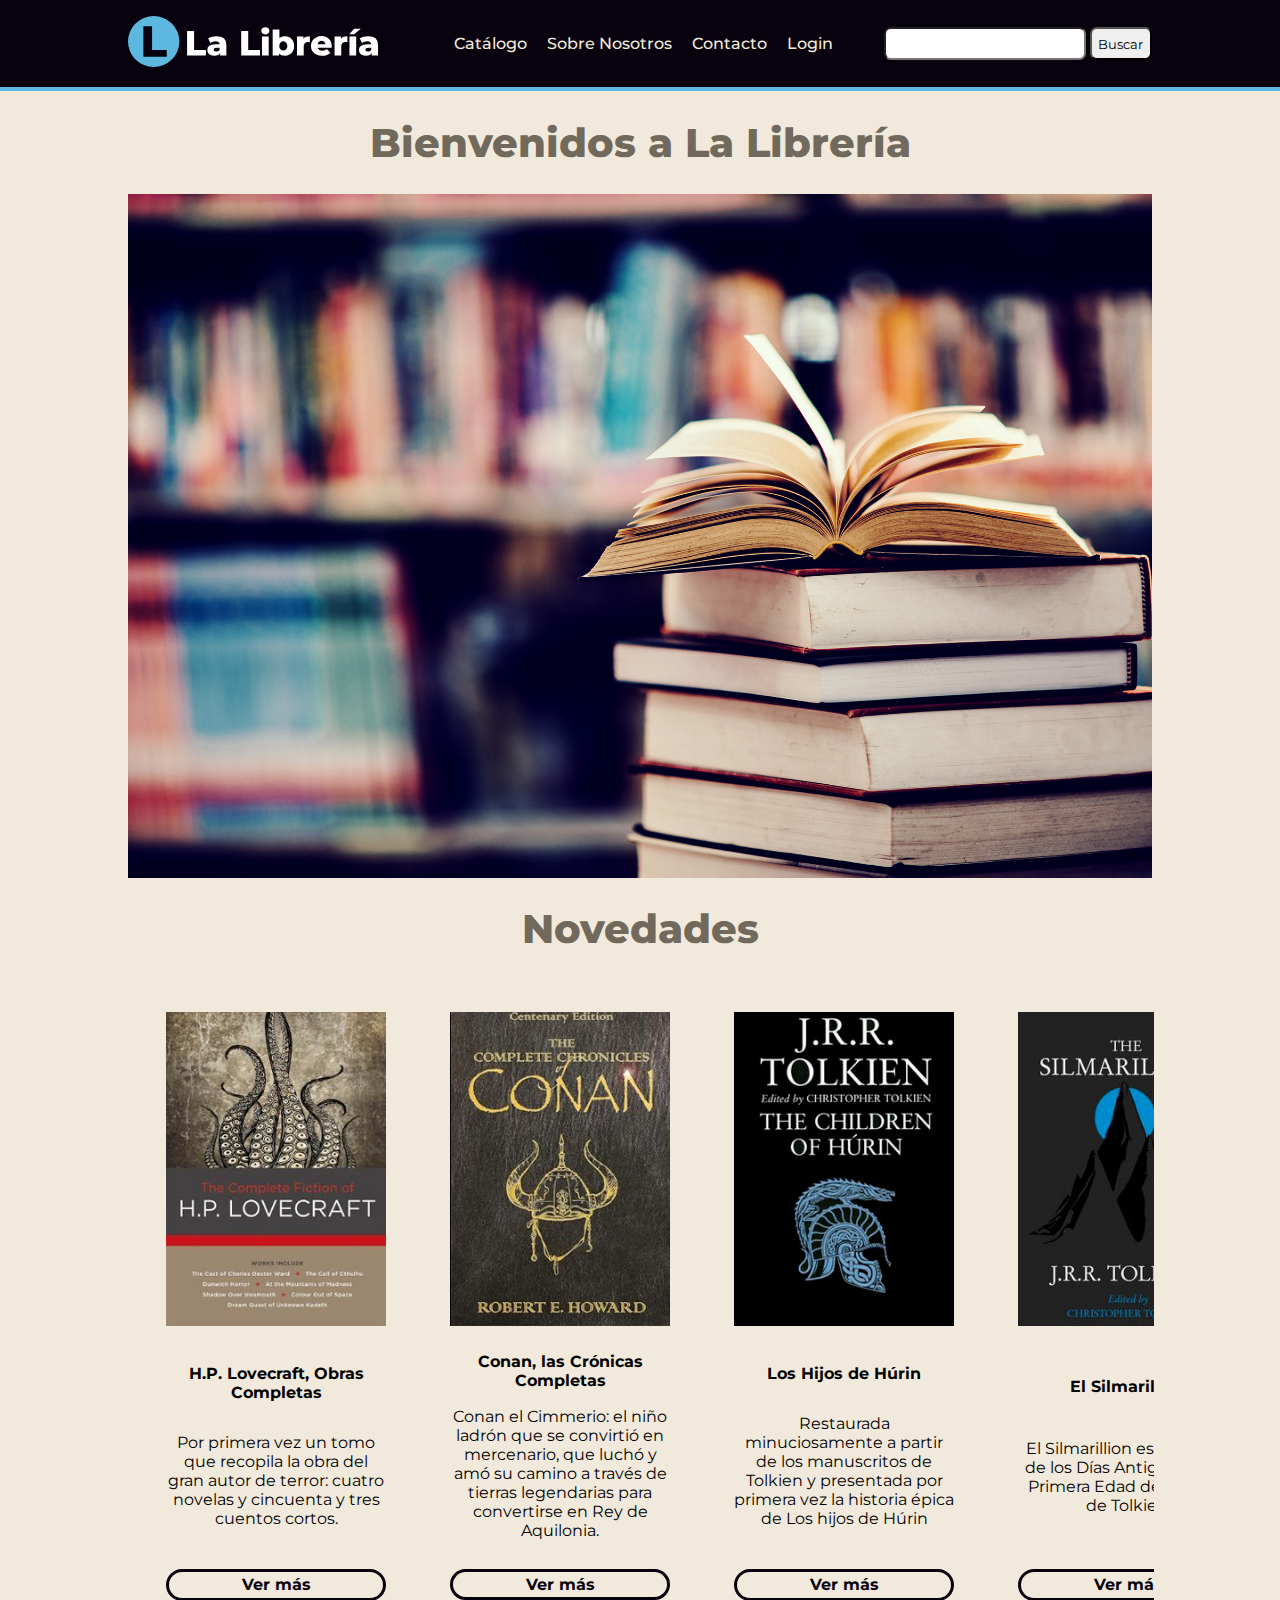
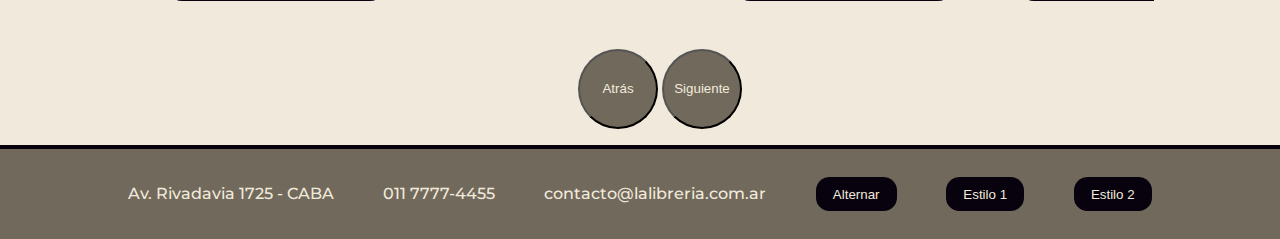
<file: index.html>
<!DOCTYPE html>
<html lang="es">
<head>
    <!-- Google Tag Manager -->
<script>(function(w,d,s,l,i){w[l]=w[l]||[];w[l].push({'gtm.start':
new Date().getTime(),event:'gtm.js'});var f=d.getElementsByTagName(s)[0],
j=d.createElement(s),dl=l!='dataLayer'?'&l='+l:'';j.async=true;j.src=
'https://www.googletagmanager.com/gtm.js?id='+i+dl;f.parentNode.insertBefore(j,f);
})(window,document,'script','dataLayer','GTM-NTG8TPB');</script>
<!-- End Google Tag Manager -->
    <meta charset="UTF-8">
    <meta http-equiv="X-UA-Compatible" content="IE=edge">
    <meta name="viewport" content="width=device-width, initial-scale=1.0">
    <title>Bienvenidos a La Librería | Tienda Online</title>
    <link id="estilo" rel="stylesheet" href="css/flex_2.css">
</head>
<body>
    <!-- Encabezado y Navegación -->
    <header id="header">
        <nav>
            <a href="index.html"><img src="img/logo.svg" alt="Bienvenidos a la Librería, Tienda Online"></a>
            <ul>
                <li><a href="#">Catálogo</a></li>
                <li><a href="#">Sobre Nosotros</a></li>
                <li><a id="menu_contacto" href="contacto.html">Contacto</a></li>
                <li><a href="#">Login</a></li>
            </ul>
            <form action="">
                <label>
                    <input type="text" name="palabraClave">
                </label>
                <input type="submit" name="buscar" value="Buscar">
            </form>
        </nav>
    </header>
    <main role="main">
        <!-- Presentación -->
        <section id="presentacion">
            <img src="img/logo.svg" alt="Bienvenidos a la Librería, Tienda Online">
        </section>
        <!-- Bienvenida -->
        <section id="bienvenida">
            <h1>Bienvenidos a La Librería</h1>
            <img src="img/bienvenida.jpg" alt="Bienvenidos a la Librería, Tienda Online">
        </section>
        <!-- Novedades -->
        <section id="novedades">
            <h1>Novedades</h1>
            <div id="contenedor" class="contenedor">
                <article>
                    <img src="img/01.jpg" alt="H.P. Lovecraft, Obras Completas">
                    <h2>H.P. Lovecraft, Obras Completas</h2>
                    <p>Por primera vez un tomo que recopila la obra del gran autor de terror: cuatro novelas y cincuenta y tres cuentos cortos.</p>
                    <a href="libro1.html">Ver más</a>
                </article>
                <article>
                    <img src="img/02.jpg" alt="Conan, las Crónicas Completas">
                    <h2>Conan, las Crónicas Completas</h2>
                    <p>Conan el Cimmerio: el niño ladrón que se convirtió en mercenario, que luchó y amó su camino a través de tierras legendarias para convertirse en Rey de Aquilonia.</p>
                    <a href="libro2.html">Ver más</a>
                </article>
                <article>
                    <img src="img/03.jpg" alt="Los Hijos de Húrin">
                    <h2>Los Hijos de Húrin</h2>
                    <p>Restaurada minuciosamente a partir de los manuscritos de Tolkien y presentada por primera vez  la historia épica de Los hijos de Húrin</p>
                    <a href="libro3.html">Ver más</a>
                </article>
                <article>
                    <img src="img/04.jpg" alt="El Silmarillion">
                    <h2>El Silmarillion</h2>
                    <p>El Silmarillion es un relato de los Días Antiguos, de la Primera Edad del mundo de Tolkien.</p>
                    <a href="libro4.html">Ver más</a>
                </article>
                <article>
                    <img src="img/05.jpg" alt="Duna">
                    <h2>Duna</h2>
                    <p>Una edición de lujo de tapa dura de la épica obra maestra de Frank Herbert: un triunfo de la imaginación y una de las novelas de ciencia ficción más vendidas de todos los tiempos.</p>
                    <a href="libro5.html">Ver más</a>
                </article>
                <article>
                    <img src="img/06.jpg" alt="Esfera">
                    <h2>Esfera</h2>
                    <p>En medio del Pacífico Sur, a mil pies por debajo de la superficie del agua, se descubre una enorme embarcación descansando en el fondo del océano.</p>
                    <a href="libro6.html">Ver más</a>
                </article>
                <article>
                    <img src="img/07.jpg" alt="Cuentos y Poemas Completos de Edgar Allan Poe">
                    <h2>Cuentos y Poemas Completos de Edgar Allan Poe</h2>
                    <p>A Edgar Allan Poe se le atribuye haber sido pionero en el cuento, haber perfeccionado la historia del horror psicológico y haber revolucionado la poética moderna. </p>
                    <a href="libro7.html">Ver más</a>
                </article>
                <article>
                    <img src="img/08.jpg" alt="Obras Completas de William Shakespeare">
                    <h2>Obras Completas de William Shakespeare</h2>
                    <p>Aldea. Romeo y Julieta. Henry V. Macbeth. Sueño de una noche de verano. Rey Lear. Los amantes de la literatura reconocerán de inmediato estas obras emblemáticas de William Shakespeare.</p>
                    <a href="libro8.html">Ver más</a>
                </article>
            </div>
            <!-- Controles del scroll -->
            <ul class="controles">
                <li><input id="anterior" type="submit" value="Atrás"></li>
                <li><input id="siguiente" type="submit" value="Siguiente"></li>
            </ul>
        </section>
    </main>
    <!-- Footer -->
    <footer>
        <h1>Ubicación</h1>
        <iframe src="https://www.google.com/maps/embed?pb=!1m18!1m12!1m3!1d3283.8049548826625!2d-58.393169584770185!3d-34.60909328045804!2m3!1f0!2f0!3f0!3m2!1i1024!2i768!4f13.1!3m3!1m2!1s0x95bccac32291c5c5%3A0x622457900e987e8d!2sAv.%20Rivadavia%201725%2C%20C1089%20CABA!5e0!3m2!1ses-419!2sar!4v1629672369868!5m2!1ses-419!2sar" allowfullscreen="" loading="lazy"></iframe>
        <ul>
            <li>Av. Rivadavia 1725 - CABA</li>
            <li>011 7777-4455</li>
            <li>contacto@lalibreria.com.ar</li>
            <li><input type="submit" onclick="alternar()" value="Alternar"></li>
            <li><input type="submit" onclick="cambiar('css/flex_1.css')" value="Estilo 1"></li>
            <li><input type="submit" onclick="cambiar('css/flex_2.css')" value="Estilo 2"></li>
        </ul>
    </footer>




        <!-- Script para nuestras funciones de javascript -->
        <script>
            // Controles para el scroll de los libros
            var button = document.getElementById('siguiente');
            button.onclick = function () {
                var container = document.getElementById('contenedor');
                sideScroll(container,'right',25,100,10);
            };
        
            var back = document.getElementById('anterior');
            back.onclick = function () {
                var container = document.getElementById('contenedor');
                sideScroll(container,'left',25,100,10);
            };
        
            function sideScroll(element,direction,speed,distance,step){
                scrollAmount = 0;
                var slideTimer = setInterval(function(){
                    if(direction == 'left'){
                        element.scrollLeft -= step;
                    } else {
                        element.scrollLeft += step;
                    }
                    scrollAmount += step;
                    if(scrollAmount >= distance){
                        window.clearInterval(slideTimer);
                    }
                }, speed);
            }

        // Para cambiar la hoja de estilos con un solo botón
        function alternar() {
            /* Levanta un array con el contenido del elemento <link>
            y selecciona el elemento específico usando indexing. */
            var theme = document.getElementsByTagName('link')[0];
    
            /* Cambia el atributo href para cambiar la hoja de estilos*/
            if (theme.getAttribute('href') == 'css/flex_1.css') {
                 theme.setAttribute('href', 'css/flex_2.css');
            } else {
                theme.setAttribute('href', 'css/flex_1.css');
            }
        }

        // Para cambiar la hoja de estilos cuando tenemos más de una
        function cambiar(value) {
            /* Obtiene el nombre de la hoja de estilos y lo setea como 
            un parámetro usando el atributo href */
            var sheets = document
                .getElementsByTagName('link');

            sheets[0].href = value;
            }
        </script>
    <!-- Google Tag Manager (noscript) -->
<noscript><iframe src="https://www.googletagmanager.com/ns.html?id=GTM-NTG8TPB"
height="0" width="0" style="display:none;visibility:hidden"></iframe></noscript>
<!-- End Google Tag Manager (noscript) -->
</body>
</html>
</file>
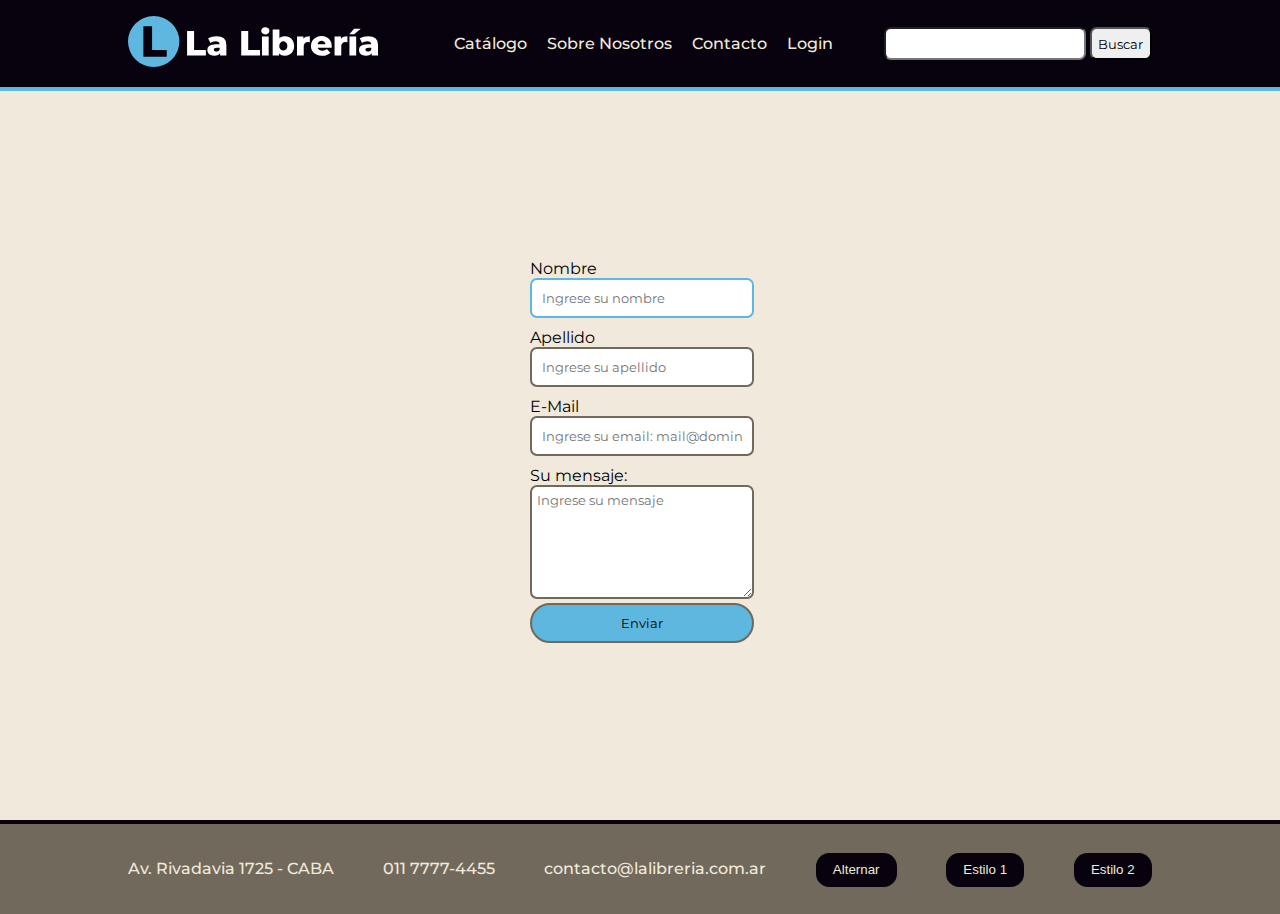
<file: contacto.html>
<!DOCTYPE html>
<html lang="en">
<head>
    <!-- Global site tag (gtag.js) - Google Analytics -->
<script async src="https://www.googletagmanager.com/gtag/js?id=G-MNYGN6QFK6"></script>
<script>
  window.dataLayer = window.dataLayer || [];
  function gtag(){dataLayer.push(arguments);}
  gtag('js', new Date());

  gtag('config', 'G-MNYGN6QFK6');
</script>
    <meta charset="UTF-8">
    <meta http-equiv="X-UA-Compatible" content="IE=edge">
    <meta name="viewport" content="width=device-width, initial-scale=1.0">
    <title>Contacto</title>
    <link rel="stylesheet" href="css/flex_2.css">
</head>
<body>
    <header id="header">
        <nav>
            <a href="index.html"><img src="img/logo.svg" alt="Bienvenidos a la Librería, Tienda Online"></a>
            <ul>
                <li><a href="#">Catálogo</a></li>
                <li><a href="#">Sobre Nosotros</a></li>
                <li><a id="menu_contacto" onclick="gtag('event', 'Click', {'event_category': 'Menu Principal', 'event_label': 'Contacto'});" href="contacto.html">Contacto</a></li>
                <li><a href="#">Login</a></li>
            </ul>
            <form action="">
                <label>
                    <input type="text" name="palabraClave">
                </label>
                <input type="submit" name="buscar" value="Buscar">
            </form>
        </nav>
    </header>
    <section id="contacto">
        <form action="exito.html" enctype="multipart/form-data" method="GET">
            <label>Nombre
                <input type="text" maxlength="20" value="" placeholder="Ingrese su nombre" autofocus>
            </label>
            <br>
            <label for="apellido">Apellido</label>
            <input type="text" maxlength="20" value="" placeholder="Ingrese su apellido">
            <br>
            <label>E-Mail
                <input type="email" maxlength="40" required placeholder="Ingrese su email: mail@dominio.com, mail@dominio" multiple>
            </label>
            <br>
            <label>Su mensaje:
                <textarea placeholder="Ingrese su mensaje"></textarea>
            </label>
            <br>
            <input class="submit" type="submit" value="Enviar">
        </form>
    </section>
    <!-- Footer -->
    <footer>
        <h1>Ubicación</h1>
        <iframe src="https://www.google.com/maps/embed?pb=!1m18!1m12!1m3!1d3283.8049548826625!2d-58.393169584770185!3d-34.60909328045804!2m3!1f0!2f0!3f0!3m2!1i1024!2i768!4f13.1!3m3!1m2!1s0x95bccac32291c5c5%3A0x622457900e987e8d!2sAv.%20Rivadavia%201725%2C%20C1089%20CABA!5e0!3m2!1ses-419!2sar!4v1629672369868!5m2!1ses-419!2sar" allowfullscreen="" loading="lazy"></iframe>
        <ul>
            <li>Av. Rivadavia 1725 - CABA</li>
            <li>011 7777-4455</li>
            <li>contacto@lalibreria.com.ar</li>
            <li><input type="submit" onclick="alternar()" value="Alternar"></li>
            <li><input type="submit" onclick="cambiar('css/flex_1.css')" value="Estilo 1"></li>
            <li><input type="submit" onclick="cambiar('css/flex_2.css')" value="Estilo 2"></li>
        </ul>
    </footer>





        <!-- Script para nuestras funciones de javascript -->
        <script>
            // Controles para el scroll de los libros
            var button = document.getElementById('siguiente');
            button.onclick = function () {
                var container = document.getElementById('contenedor');
                sideScroll(container,'right',25,100,10);
            };
        
            var back = document.getElementById('anterior');
            back.onclick = function () {
                var container = document.getElementById('contenedor');
                sideScroll(container,'left',25,100,10);
            };
        
            function sideScroll(element,direction,speed,distance,step){
                scrollAmount = 0;
                var slideTimer = setInterval(function(){
                    if(direction == 'left'){
                        element.scrollLeft -= step;
                    } else {
                        element.scrollLeft += step;
                    }
                    scrollAmount += step;
                    if(scrollAmount >= distance){
                        window.clearInterval(slideTimer);
                    }
                }, speed);
            }

        // Para cambiar la hoja de estilos con un solo botón
        function alternar() {
            /* Levanta un array con el contenido del elemento <link>
            y selecciona el elemento específico usando indexing. */
            var theme = document.getElementsByTagName('link')[0];
    
            /* Cambia el atributo href para cambiar la hoja de estilos*/
            if (theme.getAttribute('href') == 'css/flex_1.css') {
                 theme.setAttribute('href', 'css/flex_2.css');
            } else {
                theme.setAttribute('href', 'css/flex_1.css');
            }
        }

        // Para cambiar la hoja de estilos cuando tenemos más de una
        function cambiar(value) {
            /* Obtiene el nombre de la hoja de estilos y lo setea como 
            un parámetro usando el atributo href */
            var sheets = document
                .getElementsByTagName('link');

            sheets[0].href = value;
            }
        </script>
</body>
</html>
</file>
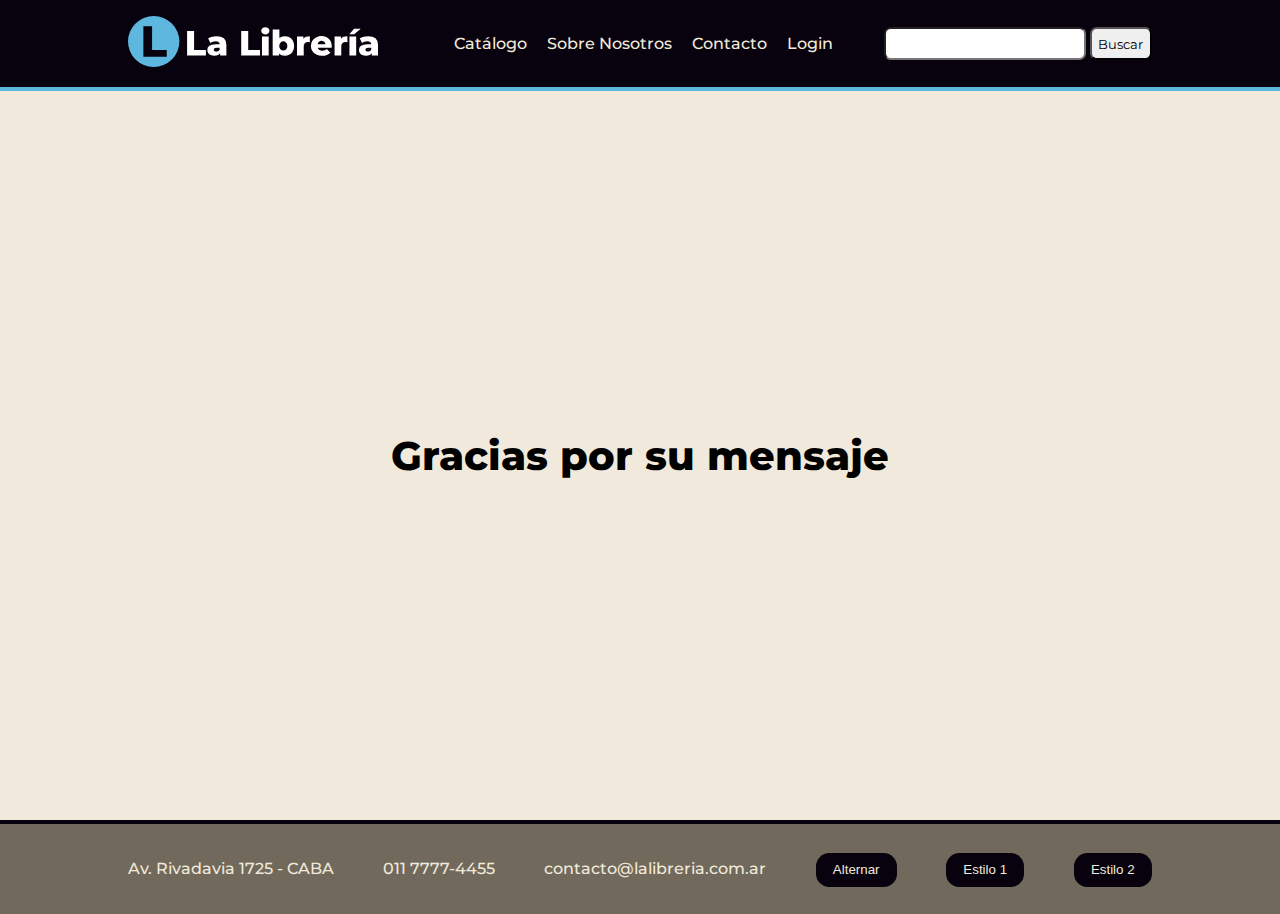
<file: exito.html>
<!DOCTYPE html>
<html lang="en">
<head>
    <!-- Google Tag Manager -->
<script>(function(w,d,s,l,i){w[l]=w[l]||[];w[l].push({'gtm.start':
new Date().getTime(),event:'gtm.js'});var f=d.getElementsByTagName(s)[0],
j=d.createElement(s),dl=l!='dataLayer'?'&l='+l:'';j.async=true;j.src=
'https://www.googletagmanager.com/gtm.js?id='+i+dl;f.parentNode.insertBefore(j,f);
})(window,document,'script','dataLayer','GTM-NTG8TPB');</script>
<!-- End Google Tag Manager -->
    <meta charset="UTF-8">
    <meta http-equiv="X-UA-Compatible" content="IE=edge">
    <meta name="viewport" content="width=device-width, initial-scale=1.0">
    <title>La Libreria | Gracias por tu mensaje</title>
    <link rel="stylesheet" href="css/flex_2.css">
</head>
<body>
    <!-- Encabezado y Navegación -->
    <header id="header">
        <nav>
            <a href="index.html"><img src="img/logo.svg" alt="Bienvenidos a la Librería, Tienda Online"></a>
            <ul>
                <li><a href="#">Catálogo</a></li>
                <li><a href="#">Sobre Nosotros</a></li>
                <li><a id="menu_contacto" onclick="gtag('event', 'Click', {'event_category': 'Click Menu Contacto', 'event_label': 'Contacto'});" href="contacto.html">Contacto</a></li>
                <li><a href="#">Login</a></li>
            </ul>
            <form action="">
                <label>
                    <input type="text" name="palabraClave">
                </label>
                <input type="submit" name="buscar" value="Buscar">
            </form>
        </nav>
    </header>

    <section id="contacto">
        <h1>Gracias por su mensaje</h1>
    </section>

    <!-- Footer -->
    <footer>
        <h1>Ubicación</h1>
        <iframe src="https://www.google.com/maps/embed?pb=!1m18!1m12!1m3!1d3283.8049548826625!2d-58.393169584770185!3d-34.60909328045804!2m3!1f0!2f0!3f0!3m2!1i1024!2i768!4f13.1!3m3!1m2!1s0x95bccac32291c5c5%3A0x622457900e987e8d!2sAv.%20Rivadavia%201725%2C%20C1089%20CABA!5e0!3m2!1ses-419!2sar!4v1629672369868!5m2!1ses-419!2sar" allowfullscreen="" loading="lazy"></iframe>
        <ul>
            <li>Av. Rivadavia 1725 - CABA</li>
            <li>011 7777-4455</li>
            <li>contacto@lalibreria.com.ar</li>
            <li><input type="submit" onclick="alternar()" value="Alternar"></li>
            <li><input type="submit" onclick="cambiar('css/flex_1.css')" value="Estilo 1"></li>
            <li><input type="submit" onclick="cambiar('css/flex_2.css')" value="Estilo 2"></li>
        </ul>
    </footer>





        <!-- Script para nuestras funciones de javascript -->
        <script>
            // Controles para el scroll de los libros
            var button = document.getElementById('siguiente');
            button.onclick = function () {
                var container = document.getElementById('contenedor');
                sideScroll(container,'right',25,100,10);
            };
        
            var back = document.getElementById('anterior');
            back.onclick = function () {
                var container = document.getElementById('contenedor');
                sideScroll(container,'left',25,100,10);
            };
        
            function sideScroll(element,direction,speed,distance,step){
                scrollAmount = 0;
                var slideTimer = setInterval(function(){
                    if(direction == 'left'){
                        element.scrollLeft -= step;
                    } else {
                        element.scrollLeft += step;
                    }
                    scrollAmount += step;
                    if(scrollAmount >= distance){
                        window.clearInterval(slideTimer);
                    }
                }, speed);
            }

        // Para cambiar la hoja de estilos con un solo botón
        function alternar() {
            /* Levanta un array con el contenido del elemento <link>
            y selecciona el elemento específico usando indexing. */
            var theme = document.getElementsByTagName('link')[0];
    
            /* Cambia el atributo href para cambiar la hoja de estilos*/
            if (theme.getAttribute('href') == 'css/flex_1.css') {
                 theme.setAttribute('href', 'css/flex_2.css');
            } else {
                theme.setAttribute('href', 'css/flex_1.css');
            }
        }

        // Para cambiar la hoja de estilos cuando tenemos más de una
        function cambiar(value) {
            /* Obtiene el nombre de la hoja de estilos y lo setea como 
            un parámetro usando el atributo href */
            var sheets = document
                .getElementsByTagName('link');

            sheets[0].href = value;
            }
        </script>
    <!-- Google Tag Manager (noscript) -->
<noscript><iframe src="https://www.googletagmanager.com/ns.html?id=GTM-NTG8TPB"
height="0" width="0" style="display:none;visibility:hidden"></iframe></noscript>
<!-- End Google Tag Manager (noscript) -->
</body>
</html>
</file>
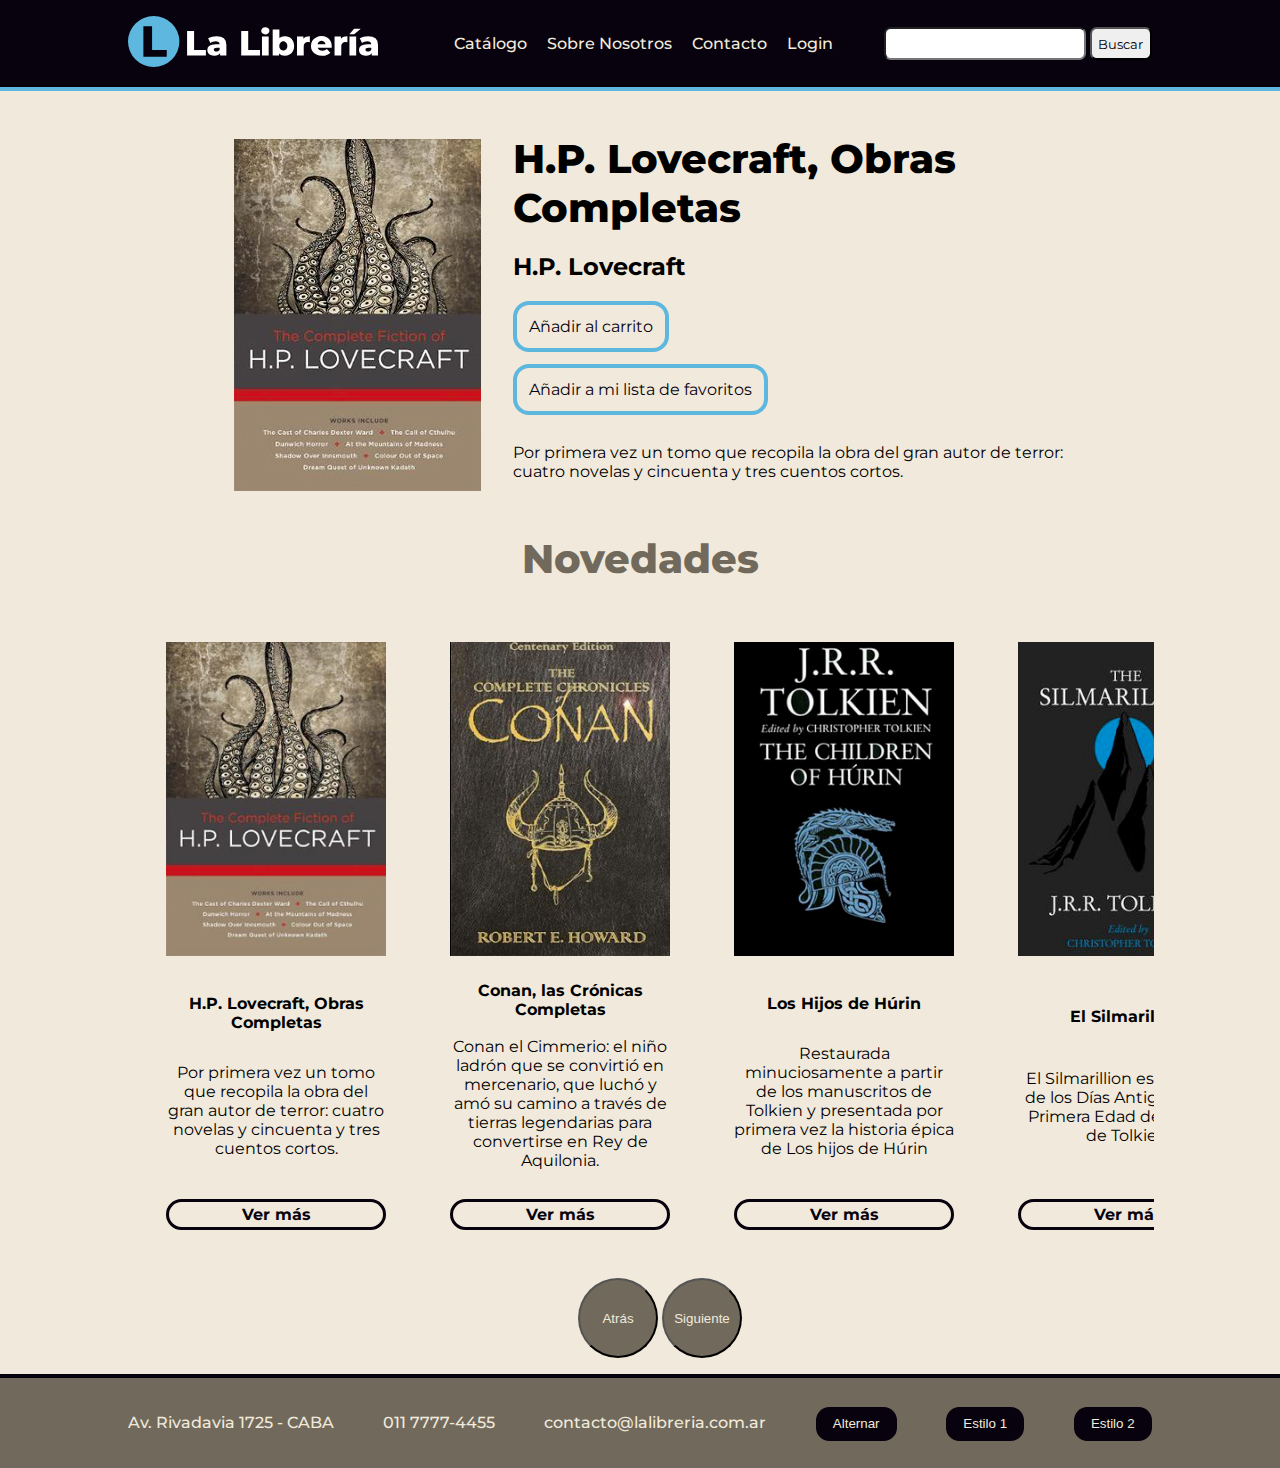
<file: libro1.html>
<!DOCTYPE html>
<html lang="es">
<head>
    <!-- Google Tag Manager -->
<script>(function(w,d,s,l,i){w[l]=w[l]||[];w[l].push({'gtm.start':
new Date().getTime(),event:'gtm.js'});var f=d.getElementsByTagName(s)[0],
j=d.createElement(s),dl=l!='dataLayer'?'&l='+l:'';j.async=true;j.src=
'https://www.googletagmanager.com/gtm.js?id='+i+dl;f.parentNode.insertBefore(j,f);
})(window,document,'script','dataLayer','GTM-NTG8TPB');</script>
<!-- End Google Tag Manager -->
    <meta charset="UTF-8">
    <meta http-equiv="X-UA-Compatible" content="IE=edge">
    <meta name="viewport" content="width=device-width, initial-scale=1.0">
    <title>H.P. Lovecraft, Obras Completas | La Librería - Tienda Online</title>
    <link rel="stylesheet" href="css/flex_2.css">
</head>
<body>
    <!-- Encabezado y Navegación -->
    <header id="header">
        <nav>
            <a href="index.html"><img src="img/logo.svg" alt="Bienvenidos a la Librería, Tienda Online"></a>
            <ul>
                <li><a href="#">Catálogo</a></li>
                <li><a href="#">Sobre Nosotros</a></li>
                <li><a id="menu_contacto" onclick="gtag('event', 'Click', {'event_category': 'Click Menu Contacto', 'event_label': 'Contacto'});" href="contacto.html">Contacto</a></li>
                <li><a href="#">Login</a></li>
            </ul>
            <form action="">
                <label>
                    <input type="text" name="palabraClave">
                </label>
                <input type="submit" name="buscar" value="Buscar">
            </form>
        </nav>
    </header>

    <section id="libro">
        <div class="izquierda">
            <img src="img/01.jpg" alt="HP Lovecraft">
        </div>
        <div class="derecha">
            <h1>H.P. Lovecraft, Obras Completas</h1>
            <h2>H.P. Lovecraft</h2>
            <a href="#">Añadir al carrito</a>
            <a href="#">Añadir a mi lista de favoritos</a>
            <p>Por primera vez un tomo que recopila la obra del gran autor de terror: cuatro novelas y cincuenta y tres cuentos cortos.</p>
        </div>
    </section>

        <!-- Novedades -->
        <section id="novedades">
            <h1>Novedades</h1>
            <div id="contenedor" class="contenedor">
                <article>
                    <img src="img/01.jpg" alt="H.P. Lovecraft, Obras Completas">
                    <h2>H.P. Lovecraft, Obras Completas</h2>
                    <p>Por primera vez un tomo que recopila la obra del gran autor de terror: cuatro novelas y cincuenta y tres cuentos cortos.</p>
                    <a href="libro1.html">Ver más</a>
                </article>
                <article>
                    <img src="img/02.jpg" alt="Conan, las Crónicas Completas">
                    <h2>Conan, las Crónicas Completas</h2>
                    <p>Conan el Cimmerio: el niño ladrón que se convirtió en mercenario, que luchó y amó su camino a través de tierras legendarias para convertirse en Rey de Aquilonia.</p>
                    <a href="libro2.html">Ver más</a>
                </article>
                <article>
                    <img src="img/03.jpg" alt="Los Hijos de Húrin">
                    <h2>Los Hijos de Húrin</h2>
                    <p>Restaurada minuciosamente a partir de los manuscritos de Tolkien y presentada por primera vez  la historia épica de Los hijos de Húrin</p>
                    <a href="libro3.html">Ver más</a>
                </article>
                <article>
                    <img src="img/04.jpg" alt="El Silmarillion">
                    <h2>El Silmarillion</h2>
                    <p>El Silmarillion es un relato de los Días Antiguos, de la Primera Edad del mundo de Tolkien.</p>
                    <a href="libro4.html">Ver más</a>
                </article>
                <article>
                    <img src="img/05.jpg" alt="Duna">
                    <h2>Duna</h2>
                    <p>Una edición de lujo de tapa dura de la épica obra maestra de Frank Herbert: un triunfo de la imaginación y una de las novelas de ciencia ficción más vendidas de todos los tiempos.</p>
                    <a href="libro5.html">Ver más</a>
                </article>
                <article>
                    <img src="img/06.jpg" alt="Esfera">
                    <h2>Esfera</h2>
                    <p>En medio del Pacífico Sur, a mil pies por debajo de la superficie del agua, se descubre una enorme embarcación descansando en el fondo del océano.</p>
                    <a href="libro6.html">Ver más</a>
                </article>
                <article>
                    <img src="img/07.jpg" alt="Cuentos y Poemas Completos de Edgar Allan Poe">
                    <h2>Cuentos y Poemas Completos de Edgar Allan Poe</h2>
                    <p>A Edgar Allan Poe se le atribuye haber sido pionero en el cuento, haber perfeccionado la historia del horror psicológico y haber revolucionado la poética moderna. </p>
                    <a href="libro7.html">Ver más</a>
                </article>
                <article>
                    <img src="img/08.jpg" alt="Obras Completas de William Shakespeare">
                    <h2>Obras Completas de William Shakespeare</h2>
                    <p>Aldea. Romeo y Julieta. Henry V. Macbeth. Sueño de una noche de verano. Rey Lear. Los amantes de la literatura reconocerán de inmediato estas obras emblemáticas de William Shakespeare.</p>
                    <a href="libro8.html">Ver más</a>
                </article>
            </div>
            <!-- Controles del scroll -->
            <ul class="controles">
                <li><input id="anterior" type="submit" value="Atrás"></li>
                <li><input id="siguiente" type="submit" value="Siguiente"></li>
            </ul>
        </section>
    <!-- Footer -->
    <footer>
        <h1>Ubicación</h1>
        <iframe src="https://www.google.com/maps/embed?pb=!1m18!1m12!1m3!1d3283.8049548826625!2d-58.393169584770185!3d-34.60909328045804!2m3!1f0!2f0!3f0!3m2!1i1024!2i768!4f13.1!3m3!1m2!1s0x95bccac32291c5c5%3A0x622457900e987e8d!2sAv.%20Rivadavia%201725%2C%20C1089%20CABA!5e0!3m2!1ses-419!2sar!4v1629672369868!5m2!1ses-419!2sar" allowfullscreen="" loading="lazy"></iframe>
        <ul>
            <li>Av. Rivadavia 1725 - CABA</li>
            <li>011 7777-4455</li>
            <li>contacto@lalibreria.com.ar</li>
            <li><input type="submit" onclick="alternar()" value="Alternar"></li>
            <li><input type="submit" onclick="cambiar('css/flex_1.css')" value="Estilo 1"></li>
            <li><input type="submit" onclick="cambiar('css/flex_2.css')" value="Estilo 2"></li>
        </ul>
    </footer>





        <!-- Script para nuestras funciones de javascript -->
        <script>
            // Controles para el scroll de los libros
            var button = document.getElementById('siguiente');
            button.onclick = function () {
                var container = document.getElementById('contenedor');
                sideScroll(container,'right',25,100,10);
            };
        
            var back = document.getElementById('anterior');
            back.onclick = function () {
                var container = document.getElementById('contenedor');
                sideScroll(container,'left',25,100,10);
            };
        
            function sideScroll(element,direction,speed,distance,step){
                scrollAmount = 0;
                var slideTimer = setInterval(function(){
                    if(direction == 'left'){
                        element.scrollLeft -= step;
                    } else {
                        element.scrollLeft += step;
                    }
                    scrollAmount += step;
                    if(scrollAmount >= distance){
                        window.clearInterval(slideTimer);
                    }
                }, speed);
            }

        // Para cambiar la hoja de estilos con un solo botón
        function alternar() {
            /* Levanta un array con el contenido del elemento <link>
            y selecciona el elemento específico usando indexing. */
            var theme = document.getElementsByTagName('link')[0];
    
            /* Cambia el atributo href para cambiar la hoja de estilos*/
            if (theme.getAttribute('href') == 'css/flex_1.css') {
                 theme.setAttribute('href', 'css/flex_2.css');
            } else {
                theme.setAttribute('href', 'css/flex_1.css');
            }
        }

        // Para cambiar la hoja de estilos cuando tenemos más de una
        function cambiar(value) {
            /* Obtiene el nombre de la hoja de estilos y lo setea como 
            un parámetro usando el atributo href */
            var sheets = document
                .getElementsByTagName('link');

            sheets[0].href = value;
            }
        </script>
    <!-- Google Tag Manager (noscript) -->
<noscript><iframe src="https://www.googletagmanager.com/ns.html?id=GTM-NTG8TPB"
height="0" width="0" style="display:none;visibility:hidden"></iframe></noscript>
<!-- End Google Tag Manager (noscript) -->
</body>
</html>
</file>
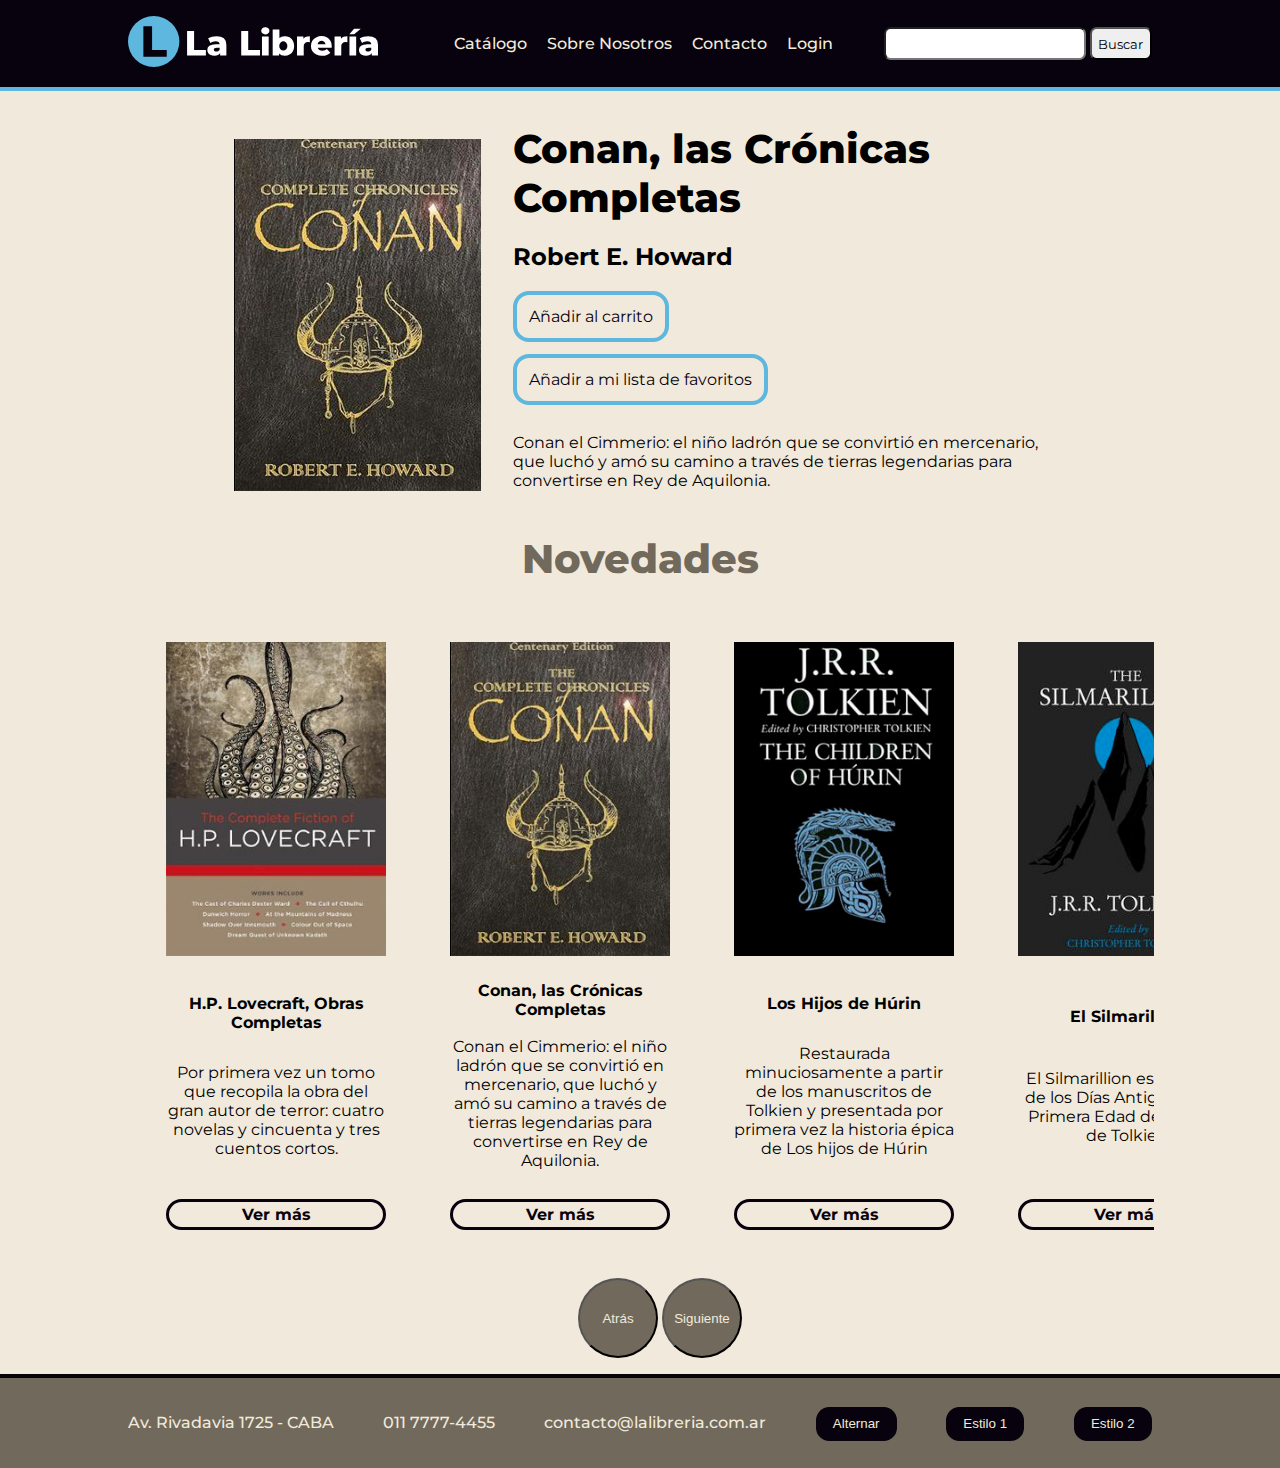
<file: libro2.html>
<!DOCTYPE html>
<html lang="es">
<head>
    <!-- Google Tag Manager -->
<script>(function(w,d,s,l,i){w[l]=w[l]||[];w[l].push({'gtm.start':
new Date().getTime(),event:'gtm.js'});var f=d.getElementsByTagName(s)[0],
j=d.createElement(s),dl=l!='dataLayer'?'&l='+l:'';j.async=true;j.src=
'https://www.googletagmanager.com/gtm.js?id='+i+dl;f.parentNode.insertBefore(j,f);
})(window,document,'script','dataLayer','GTM-NTG8TPB');</script>
<!-- End Google Tag Manager -->
    <meta charset="UTF-8">
    <meta http-equiv="X-UA-Compatible" content="IE=edge">
    <meta name="viewport" content="width=device-width, initial-scale=1.0">
    <title>Conan, las Crónicas Completas | La Librería - Tienda Online</title>
    <link rel="stylesheet" href="css/flex_2.css">
</head>
<body>
    <!-- Encabezado y Navegación -->
    <header id="header">
        <nav>
            <a href="index.html"><img src="img/logo.svg" alt="Bienvenidos a la Librería, Tienda Online"></a>
            <ul>
                <li><a href="#">Catálogo</a></li>
                <li><a href="#">Sobre Nosotros</a></li>
                <li><a id="menu_contacto" onclick="gtag('event', 'Click', {'event_category': 'Click Menu Contacto', 'event_label': 'Contacto'});" href="contacto.html">Contacto</a></li>
                <li><a href="#">Login</a></li>
            </ul>
            <form action="">
                <label>
                    <input type="text" name="palabraClave">
                </label>
                <input type="submit" name="buscar" value="Buscar">
            </form>
        </nav>
    </header>

    <section id="libro">
        <div class="izquierda">
            <img src="img/02.jpg" alt="HP Lovecraft">
        </div>
        <div class="derecha">
            <h1>Conan, las Crónicas Completas</h1>
            <h2>Robert E. Howard</h2>
            <a href="#">Añadir al carrito</a>
            <a href="#">Añadir a mi lista de favoritos</a>
            <p>Conan el Cimmerio: el niño ladrón que se convirtió en mercenario, que luchó y amó su camino a través de tierras legendarias para convertirse en Rey de Aquilonia.</p>
        </div>
    </section>

        <!-- Novedades -->
        <section id="novedades">
            <h1>Novedades</h1>
            <div id="contenedor" class="contenedor">
                <article>
                    <img src="img/01.jpg" alt="H.P. Lovecraft, Obras Completas">
                    <h2>H.P. Lovecraft, Obras Completas</h2>
                    <p>Por primera vez un tomo que recopila la obra del gran autor de terror: cuatro novelas y cincuenta y tres cuentos cortos.</p>
                    <a href="libro1.html">Ver más</a>
                </article>
                <article>
                    <img src="img/02.jpg" alt="Conan, las Crónicas Completas">
                    <h2>Conan, las Crónicas Completas</h2>
                    <p>Conan el Cimmerio: el niño ladrón que se convirtió en mercenario, que luchó y amó su camino a través de tierras legendarias para convertirse en Rey de Aquilonia.</p>
                    <a href="libro2.html">Ver más</a>
                </article>
                <article>
                    <img src="img/03.jpg" alt="Los Hijos de Húrin">
                    <h2>Los Hijos de Húrin</h2>
                    <p>Restaurada minuciosamente a partir de los manuscritos de Tolkien y presentada por primera vez  la historia épica de Los hijos de Húrin</p>
                    <a href="libro3.html">Ver más</a>
                </article>
                <article>
                    <img src="img/04.jpg" alt="El Silmarillion">
                    <h2>El Silmarillion</h2>
                    <p>El Silmarillion es un relato de los Días Antiguos, de la Primera Edad del mundo de Tolkien.</p>
                    <a href="libro4.html">Ver más</a>
                </article>
                <article>
                    <img src="img/05.jpg" alt="Duna">
                    <h2>Duna</h2>
                    <p>Una edición de lujo de tapa dura de la épica obra maestra de Frank Herbert: un triunfo de la imaginación y una de las novelas de ciencia ficción más vendidas de todos los tiempos.</p>
                    <a href="libro5.html">Ver más</a>
                </article>
                <article>
                    <img src="img/06.jpg" alt="Esfera">
                    <h2>Esfera</h2>
                    <p>En medio del Pacífico Sur, a mil pies por debajo de la superficie del agua, se descubre una enorme embarcación descansando en el fondo del océano.</p>
                    <a href="libro6.html">Ver más</a>
                </article>
                <article>
                    <img src="img/07.jpg" alt="Cuentos y Poemas Completos de Edgar Allan Poe">
                    <h2>Cuentos y Poemas Completos de Edgar Allan Poe</h2>
                    <p>A Edgar Allan Poe se le atribuye haber sido pionero en el cuento, haber perfeccionado la historia del horror psicológico y haber revolucionado la poética moderna. </p>
                    <a href="libro7.html">Ver más</a>
                </article>
                <article>
                    <img src="img/08.jpg" alt="Obras Completas de William Shakespeare">
                    <h2>Obras Completas de William Shakespeare</h2>
                    <p>Aldea. Romeo y Julieta. Henry V. Macbeth. Sueño de una noche de verano. Rey Lear. Los amantes de la literatura reconocerán de inmediato estas obras emblemáticas de William Shakespeare.</p>
                    <a href="libro8.html">Ver más</a>
                </article>
            </div>
            <!-- Controles del scroll -->
            <ul class="controles">
                <li><input id="anterior" type="submit" value="Atrás"></li>
                <li><input id="siguiente" type="submit" value="Siguiente"></li>
            </ul>
        </section>
    <!-- Footer -->
    <footer>
        <h1>Ubicación</h1>
        <iframe src="https://www.google.com/maps/embed?pb=!1m18!1m12!1m3!1d3283.8049548826625!2d-58.393169584770185!3d-34.60909328045804!2m3!1f0!2f0!3f0!3m2!1i1024!2i768!4f13.1!3m3!1m2!1s0x95bccac32291c5c5%3A0x622457900e987e8d!2sAv.%20Rivadavia%201725%2C%20C1089%20CABA!5e0!3m2!1ses-419!2sar!4v1629672369868!5m2!1ses-419!2sar" allowfullscreen="" loading="lazy"></iframe>
        <ul>
            <li>Av. Rivadavia 1725 - CABA</li>
            <li>011 7777-4455</li>
            <li>contacto@lalibreria.com.ar</li>
            <li><input type="submit" onclick="alternar()" value="Alternar"></li>
            <li><input type="submit" onclick="cambiar('css/flex_1.css')" value="Estilo 1"></li>
            <li><input type="submit" onclick="cambiar('css/flex_2.css')" value="Estilo 2"></li>
        </ul>
    </footer>





        <!-- Script para nuestras funciones de javascript -->
        <script>
            // Controles para el scroll de los libros
            var button = document.getElementById('siguiente');
            button.onclick = function () {
                var container = document.getElementById('contenedor');
                sideScroll(container,'right',25,100,10);
            };
        
            var back = document.getElementById('anterior');
            back.onclick = function () {
                var container = document.getElementById('contenedor');
                sideScroll(container,'left',25,100,10);
            };
        
            function sideScroll(element,direction,speed,distance,step){
                scrollAmount = 0;
                var slideTimer = setInterval(function(){
                    if(direction == 'left'){
                        element.scrollLeft -= step;
                    } else {
                        element.scrollLeft += step;
                    }
                    scrollAmount += step;
                    if(scrollAmount >= distance){
                        window.clearInterval(slideTimer);
                    }
                }, speed);
            }

        // Para cambiar la hoja de estilos con un solo botón
        function alternar() {
            /* Levanta un array con el contenido del elemento <link>
            y selecciona el elemento específico usando indexing. */
            var theme = document.getElementsByTagName('link')[0];
    
            /* Cambia el atributo href para cambiar la hoja de estilos*/
            if (theme.getAttribute('href') == 'css/flex_1.css') {
                 theme.setAttribute('href', 'css/flex_2.css');
            } else {
                theme.setAttribute('href', 'css/flex_1.css');
            }
        }

        // Para cambiar la hoja de estilos cuando tenemos más de una
        function cambiar(value) {
            /* Obtiene el nombre de la hoja de estilos y lo setea como 
            un parámetro usando el atributo href */
            var sheets = document
                .getElementsByTagName('link');

            sheets[0].href = value;
            }
        </script>
    <!-- Google Tag Manager (noscript) -->
<noscript><iframe src="https://www.googletagmanager.com/ns.html?id=GTM-NTG8TPB"
height="0" width="0" style="display:none;visibility:hidden"></iframe></noscript>
<!-- End Google Tag Manager (noscript) -->
</body>
</html>
</file>
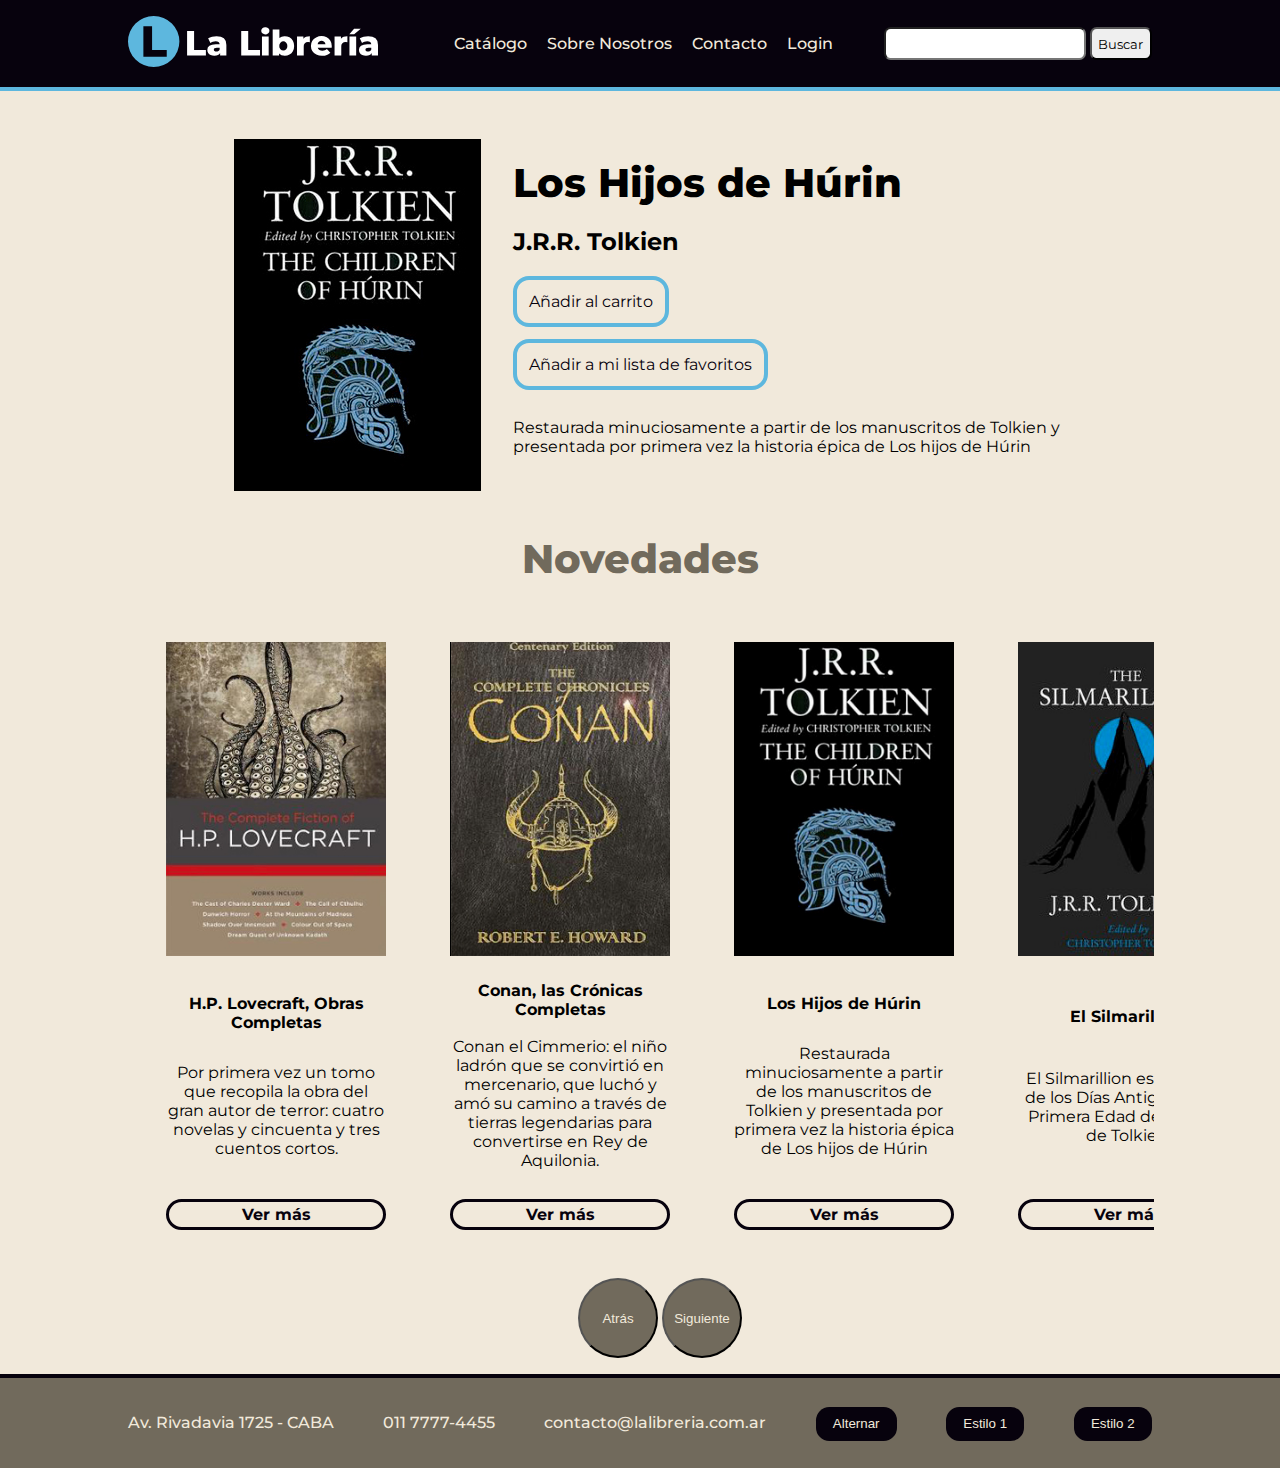
<file: libro3.html>
<!DOCTYPE html>
<html lang="es">
<head>
    <!-- Google Tag Manager -->
<script>(function(w,d,s,l,i){w[l]=w[l]||[];w[l].push({'gtm.start':
new Date().getTime(),event:'gtm.js'});var f=d.getElementsByTagName(s)[0],
j=d.createElement(s),dl=l!='dataLayer'?'&l='+l:'';j.async=true;j.src=
'https://www.googletagmanager.com/gtm.js?id='+i+dl;f.parentNode.insertBefore(j,f);
})(window,document,'script','dataLayer','GTM-NTG8TPB');</script>
<!-- End Google Tag Manager -->
    <meta charset="UTF-8">
    <meta http-equiv="X-UA-Compatible" content="IE=edge">
    <meta name="viewport" content="width=device-width, initial-scale=1.0">
    <title>Los Hijos de Húrin | La Librería - Tienda Online</title>
    <link rel="stylesheet" href="css/flex_2.css">
</head>
<body>
    
    <!-- Encabezado y Navegación -->
    <header id="header">
        <nav>
            <a href="index.html"><img src="img/logo.svg" alt="Bienvenidos a la Librería, Tienda Online"></a>
            <ul>
                <li><a href="#">Catálogo</a></li>
                <li><a href="#">Sobre Nosotros</a></li>
                <li><a id="menu_contacto" onclick="gtag('event', 'Click', {'event_category': 'Click Menu Contacto', 'event_label': 'Contacto'});" href="contacto.html">Contacto</a></li>
                <li><a href="#">Login</a></li>
            </ul>
            <form action="">
                <label>
                    <input type="text" name="palabraClave">
                </label>
                <input type="submit" name="buscar" value="Buscar">
            </form>
        </nav>
    </header>

    <section id="libro">
        <div class="izquierda">
            <img src="img/03.jpg" alt="HP Lovecraft">
        </div>
        <div class="derecha">
            <h1>Los Hijos de Húrin</h1>
            <h2>J.R.R. Tolkien</h2>
            <a href="#">Añadir al carrito</a>
            <a href="#">Añadir a mi lista de favoritos</a>
            <p>Restaurada minuciosamente a partir de los manuscritos de Tolkien y presentada por primera vez la historia épica de Los hijos de Húrin</p>
        </div>
    </section>

        <!-- Novedades -->
        <section id="novedades">
            <h1>Novedades</h1>
            <div id="contenedor" class="contenedor">
                <article>
                    <img src="img/01.jpg" alt="H.P. Lovecraft, Obras Completas">
                    <h2>H.P. Lovecraft, Obras Completas</h2>
                    <p>Por primera vez un tomo que recopila la obra del gran autor de terror: cuatro novelas y cincuenta y tres cuentos cortos.</p>
                    <a href="libro1.html">Ver más</a>
                </article>
                <article>
                    <img src="img/02.jpg" alt="Conan, las Crónicas Completas">
                    <h2>Conan, las Crónicas Completas</h2>
                    <p>Conan el Cimmerio: el niño ladrón que se convirtió en mercenario, que luchó y amó su camino a través de tierras legendarias para convertirse en Rey de Aquilonia.</p>
                    <a href="libro2.html">Ver más</a>
                </article>
                <article>
                    <img src="img/03.jpg" alt="Los Hijos de Húrin">
                    <h2>Los Hijos de Húrin</h2>
                    <p>Restaurada minuciosamente a partir de los manuscritos de Tolkien y presentada por primera vez  la historia épica de Los hijos de Húrin</p>
                    <a href="libro3.html">Ver más</a>
                </article>
                <article>
                    <img src="img/04.jpg" alt="El Silmarillion">
                    <h2>El Silmarillion</h2>
                    <p>El Silmarillion es un relato de los Días Antiguos, de la Primera Edad del mundo de Tolkien.</p>
                    <a href="libro4.html">Ver más</a>
                </article>
                <article>
                    <img src="img/05.jpg" alt="Duna">
                    <h2>Duna</h2>
                    <p>Una edición de lujo de tapa dura de la épica obra maestra de Frank Herbert: un triunfo de la imaginación y una de las novelas de ciencia ficción más vendidas de todos los tiempos.</p>
                    <a href="libro5.html">Ver más</a>
                </article>
                <article>
                    <img src="img/06.jpg" alt="Esfera">
                    <h2>Esfera</h2>
                    <p>En medio del Pacífico Sur, a mil pies por debajo de la superficie del agua, se descubre una enorme embarcación descansando en el fondo del océano.</p>
                    <a href="libro6.html">Ver más</a>
                </article>
                <article>
                    <img src="img/07.jpg" alt="Cuentos y Poemas Completos de Edgar Allan Poe">
                    <h2>Cuentos y Poemas Completos de Edgar Allan Poe</h2>
                    <p>A Edgar Allan Poe se le atribuye haber sido pionero en el cuento, haber perfeccionado la historia del horror psicológico y haber revolucionado la poética moderna. </p>
                    <a href="libro7.html">Ver más</a>
                </article>
                <article>
                    <img src="img/08.jpg" alt="Obras Completas de William Shakespeare">
                    <h2>Obras Completas de William Shakespeare</h2>
                    <p>Aldea. Romeo y Julieta. Henry V. Macbeth. Sueño de una noche de verano. Rey Lear. Los amantes de la literatura reconocerán de inmediato estas obras emblemáticas de William Shakespeare.</p>
                    <a href="libro8.html">Ver más</a>
                </article>
            </div>
            <!-- Controles del scroll -->
            <ul class="controles">
                <li><input id="anterior" type="submit" value="Atrás"></li>
                <li><input id="siguiente" type="submit" value="Siguiente"></li>
            </ul>
        </section>
    <!-- Footer -->
    <footer>
        <h1>Ubicación</h1>
        <iframe src="https://www.google.com/maps/embed?pb=!1m18!1m12!1m3!1d3283.8049548826625!2d-58.393169584770185!3d-34.60909328045804!2m3!1f0!2f0!3f0!3m2!1i1024!2i768!4f13.1!3m3!1m2!1s0x95bccac32291c5c5%3A0x622457900e987e8d!2sAv.%20Rivadavia%201725%2C%20C1089%20CABA!5e0!3m2!1ses-419!2sar!4v1629672369868!5m2!1ses-419!2sar" allowfullscreen="" loading="lazy"></iframe>
        <ul>
            <li>Av. Rivadavia 1725 - CABA</li>
            <li>011 7777-4455</li>
            <li>contacto@lalibreria.com.ar</li>
            <li><input type="submit" onclick="alternar()" value="Alternar"></li>
            <li><input type="submit" onclick="cambiar('css/flex_1.css')" value="Estilo 1"></li>
            <li><input type="submit" onclick="cambiar('css/flex_2.css')" value="Estilo 2"></li>
        </ul>
    </footer>





        <!-- Script para nuestras funciones de javascript -->
        <script>
            // Controles para el scroll de los libros
            var button = document.getElementById('siguiente');
            button.onclick = function () {
                var container = document.getElementById('contenedor');
                sideScroll(container,'right',25,100,10);
            };
        
            var back = document.getElementById('anterior');
            back.onclick = function () {
                var container = document.getElementById('contenedor');
                sideScroll(container,'left',25,100,10);
            };
        
            function sideScroll(element,direction,speed,distance,step){
                scrollAmount = 0;
                var slideTimer = setInterval(function(){
                    if(direction == 'left'){
                        element.scrollLeft -= step;
                    } else {
                        element.scrollLeft += step;
                    }
                    scrollAmount += step;
                    if(scrollAmount >= distance){
                        window.clearInterval(slideTimer);
                    }
                }, speed);
            }

        // Para cambiar la hoja de estilos con un solo botón
        function alternar() {
            /* Levanta un array con el contenido del elemento <link>
            y selecciona el elemento específico usando indexing. */
            var theme = document.getElementsByTagName('link')[0];
    
            /* Cambia el atributo href para cambiar la hoja de estilos*/
            if (theme.getAttribute('href') == 'css/flex_1.css') {
                 theme.setAttribute('href', 'css/flex_2.css');
            } else {
                theme.setAttribute('href', 'css/flex_1.css');
            }
        }

        // Para cambiar la hoja de estilos cuando tenemos más de una
        function cambiar(value) {
            /* Obtiene el nombre de la hoja de estilos y lo setea como 
            un parámetro usando el atributo href */
            var sheets = document
                .getElementsByTagName('link');

            sheets[0].href = value;
            }
        </script>
    <!-- Google Tag Manager (noscript) -->
<noscript><iframe src="https://www.googletagmanager.com/ns.html?id=GTM-NTG8TPB"
height="0" width="0" style="display:none;visibility:hidden"></iframe></noscript>
<!-- End Google Tag Manager (noscript) -->
    
</body>
</html>
</file>
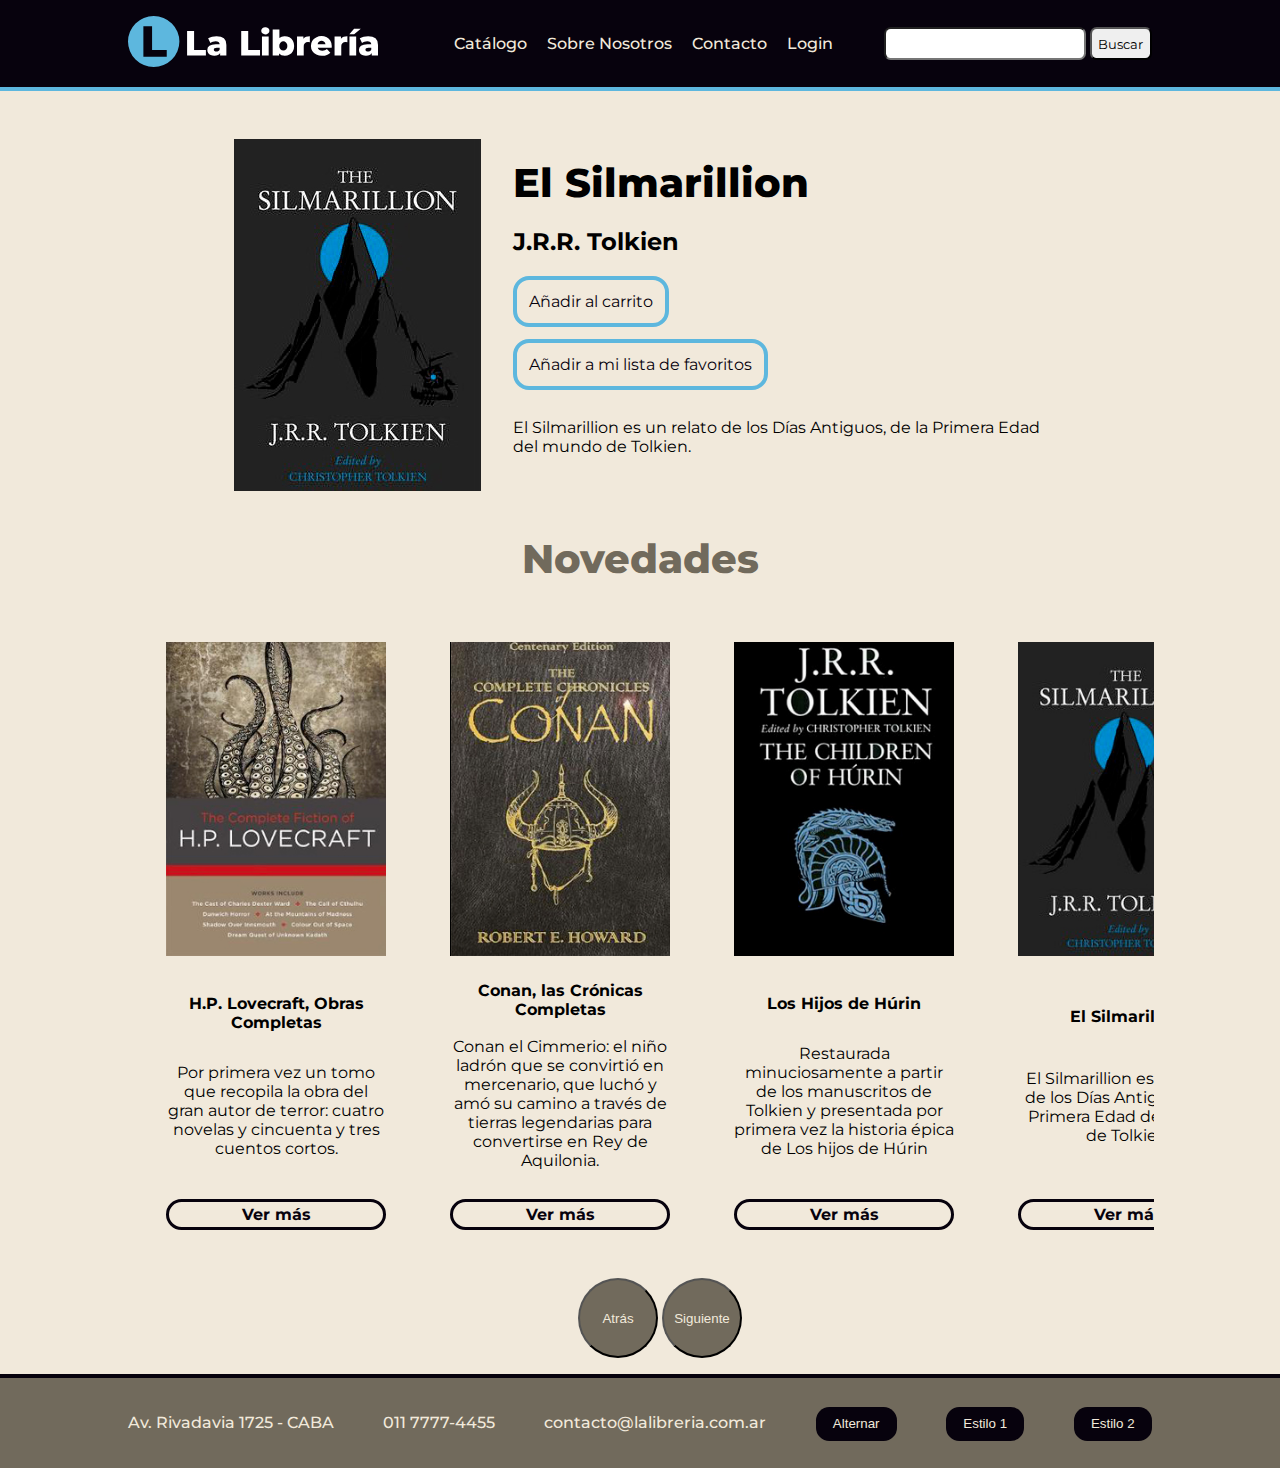
<file: libro4.html>
<!DOCTYPE html>
<html lang="es">
<head>
    <!-- Google Tag Manager -->
<script>(function(w,d,s,l,i){w[l]=w[l]||[];w[l].push({'gtm.start':
new Date().getTime(),event:'gtm.js'});var f=d.getElementsByTagName(s)[0],
j=d.createElement(s),dl=l!='dataLayer'?'&l='+l:'';j.async=true;j.src=
'https://www.googletagmanager.com/gtm.js?id='+i+dl;f.parentNode.insertBefore(j,f);
})(window,document,'script','dataLayer','GTM-NTG8TPB');</script>
<!-- End Google Tag Manager -->
    <meta charset="UTF-8">
    <meta http-equiv="X-UA-Compatible" content="IE=edge">
    <meta name="viewport" content="width=device-width, initial-scale=1.0">
    <title>El Silmarillion | La Librería - Tienda Online</title>
    <link rel="stylesheet" href="css/flex_2.css">
</head>
    <body>
    <!-- Encabezado y Navegación -->
    <header id="header">
        <nav>
            <a href="index.html"><img src="img/logo.svg" alt="Bienvenidos a la Librería, Tienda Online"></a>
            <ul>
                <li><a href="#">Catálogo</a></li>
                <li><a href="#">Sobre Nosotros</a></li>
                <li><a id="menu_contacto" onclick="gtag('event', 'Click', {'event_category': 'Click Menu Contacto', 'event_label': 'Contacto'});" href="contacto.html">Contacto</a></li>
                <li><a href="#">Login</a></li>
            </ul>
            <form action="">
                <label>
                    <input type="text" name="palabraClave">
                </label>
                <input type="submit" name="buscar" value="Buscar">
            </form>
        </nav>
    </header>

    <section id="libro">
        <div class="izquierda">
            <img src="img/04.jpg" alt="HP Lovecraft">
        </div>
        <div class="derecha">
            <h1>El Silmarillion</h1>
            <h2>J.R.R. Tolkien</h2>
            <a href="#">Añadir al carrito</a>
            <a href="#">Añadir a mi lista de favoritos</a>
            <p>El Silmarillion es un relato de los Días Antiguos, de la Primera Edad del mundo de Tolkien.</p>
        </div>
    </section>

        <!-- Novedades -->
        <section id="novedades">
            <h1>Novedades</h1>
            <div id="contenedor" class="contenedor">
                <article>
                    <img src="img/01.jpg" alt="H.P. Lovecraft, Obras Completas">
                    <h2>H.P. Lovecraft, Obras Completas</h2>
                    <p>Por primera vez un tomo que recopila la obra del gran autor de terror: cuatro novelas y cincuenta y tres cuentos cortos.</p>
                    <a href="libro1.html">Ver más</a>
                </article>
                <article>
                    <img src="img/02.jpg" alt="Conan, las Crónicas Completas">
                    <h2>Conan, las Crónicas Completas</h2>
                    <p>Conan el Cimmerio: el niño ladrón que se convirtió en mercenario, que luchó y amó su camino a través de tierras legendarias para convertirse en Rey de Aquilonia.</p>
                    <a href="libro2.html">Ver más</a>
                </article>
                <article>
                    <img src="img/03.jpg" alt="Los Hijos de Húrin">
                    <h2>Los Hijos de Húrin</h2>
                    <p>Restaurada minuciosamente a partir de los manuscritos de Tolkien y presentada por primera vez  la historia épica de Los hijos de Húrin</p>
                    <a href="libro3.html">Ver más</a>
                </article>
                <article>
                    <img src="img/04.jpg" alt="El Silmarillion">
                    <h2>El Silmarillion</h2>
                    <p>El Silmarillion es un relato de los Días Antiguos, de la Primera Edad del mundo de Tolkien.</p>
                    <a href="libro4.html">Ver más</a>
                </article>
                <article>
                    <img src="img/05.jpg" alt="Duna">
                    <h2>Duna</h2>
                    <p>Una edición de lujo de tapa dura de la épica obra maestra de Frank Herbert: un triunfo de la imaginación y una de las novelas de ciencia ficción más vendidas de todos los tiempos.</p>
                    <a href="libro5.html">Ver más</a>
                </article>
                <article>
                    <img src="img/06.jpg" alt="Esfera">
                    <h2>Esfera</h2>
                    <p>En medio del Pacífico Sur, a mil pies por debajo de la superficie del agua, se descubre una enorme embarcación descansando en el fondo del océano.</p>
                    <a href="libro6.html">Ver más</a>
                </article>
                <article>
                    <img src="img/07.jpg" alt="Cuentos y Poemas Completos de Edgar Allan Poe">
                    <h2>Cuentos y Poemas Completos de Edgar Allan Poe</h2>
                    <p>A Edgar Allan Poe se le atribuye haber sido pionero en el cuento, haber perfeccionado la historia del horror psicológico y haber revolucionado la poética moderna. </p>
                    <a href="libro7.html">Ver más</a>
                </article>
                <article>
                    <img src="img/08.jpg" alt="Obras Completas de William Shakespeare">
                    <h2>Obras Completas de William Shakespeare</h2>
                    <p>Aldea. Romeo y Julieta. Henry V. Macbeth. Sueño de una noche de verano. Rey Lear. Los amantes de la literatura reconocerán de inmediato estas obras emblemáticas de William Shakespeare.</p>
                    <a href="libro8.html">Ver más</a>
                </article>
            </div>
            <!-- Controles del scroll -->
            <ul class="controles">
                <li><input id="anterior" type="submit" value="Atrás"></li>
                <li><input id="siguiente" type="submit" value="Siguiente"></li>
            </ul>
        </section>
    <!-- Footer -->
    <footer>
        <h1>Ubicación</h1>
        <iframe src="https://www.google.com/maps/embed?pb=!1m18!1m12!1m3!1d3283.8049548826625!2d-58.393169584770185!3d-34.60909328045804!2m3!1f0!2f0!3f0!3m2!1i1024!2i768!4f13.1!3m3!1m2!1s0x95bccac32291c5c5%3A0x622457900e987e8d!2sAv.%20Rivadavia%201725%2C%20C1089%20CABA!5e0!3m2!1ses-419!2sar!4v1629672369868!5m2!1ses-419!2sar" allowfullscreen="" loading="lazy"></iframe>
        <ul>
            <li>Av. Rivadavia 1725 - CABA</li>
            <li>011 7777-4455</li>
            <li>contacto@lalibreria.com.ar</li>
            <li><input type="submit" onclick="alternar()" value="Alternar"></li>
            <li><input type="submit" onclick="cambiar('css/flex_1.css')" value="Estilo 1"></li>
            <li><input type="submit" onclick="cambiar('css/flex_2.css')" value="Estilo 2"></li>
        </ul>
    </footer>





        <!-- Script para nuestras funciones de javascript -->
        <script>
            // Controles para el scroll de los libros
            var button = document.getElementById('siguiente');
            button.onclick = function () {
                var container = document.getElementById('contenedor');
                sideScroll(container,'right',25,100,10);
            };
        
            var back = document.getElementById('anterior');
            back.onclick = function () {
                var container = document.getElementById('contenedor');
                sideScroll(container,'left',25,100,10);
            };
        
            function sideScroll(element,direction,speed,distance,step){
                scrollAmount = 0;
                var slideTimer = setInterval(function(){
                    if(direction == 'left'){
                        element.scrollLeft -= step;
                    } else {
                        element.scrollLeft += step;
                    }
                    scrollAmount += step;
                    if(scrollAmount >= distance){
                        window.clearInterval(slideTimer);
                    }
                }, speed);
            }

        // Para cambiar la hoja de estilos con un solo botón
        function alternar() {
            /* Levanta un array con el contenido del elemento <link>
            y selecciona el elemento específico usando indexing. */
            var theme = document.getElementsByTagName('link')[0];
    
            /* Cambia el atributo href para cambiar la hoja de estilos*/
            if (theme.getAttribute('href') == 'css/flex_1.css') {
                 theme.setAttribute('href', 'css/flex_2.css');
            } else {
                theme.setAttribute('href', 'css/flex_1.css');
            }
        }

        // Para cambiar la hoja de estilos cuando tenemos más de una
        function cambiar(value) {
            /* Obtiene el nombre de la hoja de estilos y lo setea como 
            un parámetro usando el atributo href */
            var sheets = document
                .getElementsByTagName('link');

            sheets[0].href = value;
            }
        </script>
        <!-- Google Tag Manager (noscript) -->
<noscript><iframe src="https://www.googletagmanager.com/ns.html?id=GTM-NTG8TPB"
height="0" width="0" style="display:none;visibility:hidden"></iframe></noscript>
<!-- End Google Tag Manager (noscript) -->
</body>
</html>
</file>
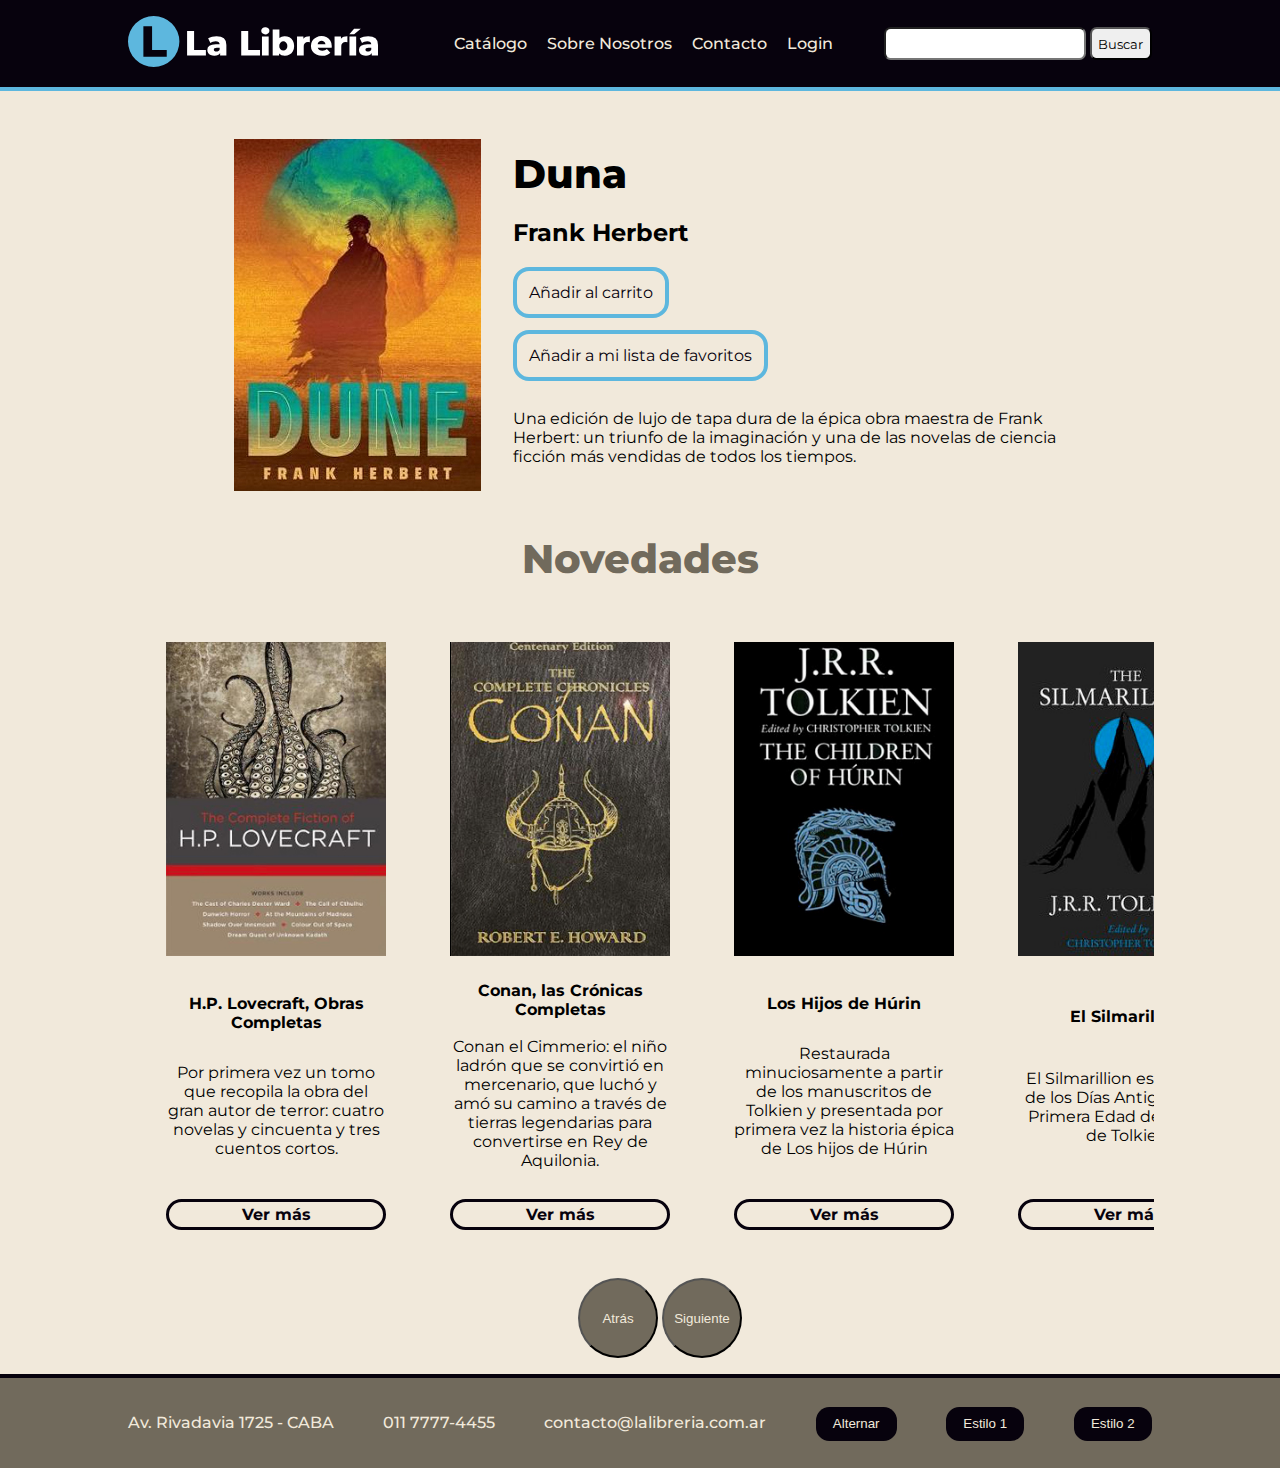
<file: libro5.html>
<!DOCTYPE html>
<html lang="es">
<head>
    <!-- Google Tag Manager -->
<script>(function(w,d,s,l,i){w[l]=w[l]||[];w[l].push({'gtm.start':
new Date().getTime(),event:'gtm.js'});var f=d.getElementsByTagName(s)[0],
j=d.createElement(s),dl=l!='dataLayer'?'&l='+l:'';j.async=true;j.src=
'https://www.googletagmanager.com/gtm.js?id='+i+dl;f.parentNode.insertBefore(j,f);
})(window,document,'script','dataLayer','GTM-NTG8TPB');</script>
<!-- End Google Tag Manager -->
    <meta charset="UTF-8">
    <meta http-equiv="X-UA-Compatible" content="IE=edge">
    <meta name="viewport" content="width=device-width, initial-scale=1.0">
    <title>Duna | La Librería - Tienda Online</title>
    <link rel="stylesheet" href="css/flex_2.css">
</head>
    <body>
    <!-- Encabezado y Navegación -->
    <header id="header">
        <nav>
            <a href="index.html"><img src="img/logo.svg" alt="Bienvenidos a la Librería, Tienda Online"></a>
            <ul>
                <li><a href="#">Catálogo</a></li>
                <li><a href="#">Sobre Nosotros</a></li>
                <li><a id="menu_contacto" onclick="gtag('event', 'Click', {'event_category': 'Click Menu Contacto', 'event_label': 'Contacto'});" href="contacto.html">Contacto</a></li>
                <li><a href="#">Login</a></li>
            </ul>
            <form action="">
                <label>
                    <input type="text" name="palabraClave">
                </label>
                <input type="submit" name="buscar" value="Buscar">
            </form>
        </nav>
    </header>

    <section id="libro">
        <div class="izquierda">
            <img src="img/05.jpg" alt="HP Lovecraft">
        </div>
        <div class="derecha">
            <h1>Duna</h1>
            <h2>Frank Herbert</h2>
            <a href="#">Añadir al carrito</a>
            <a href="#">Añadir a mi lista de favoritos</a>
            <p>Una edición de lujo de tapa dura de la épica obra maestra de Frank Herbert: un triunfo de la imaginación y una de las novelas de ciencia ficción más vendidas de todos los tiempos.</p>
        </div>
    </section>

        <!-- Novedades -->
        <section id="novedades">
            <h1>Novedades</h1>
            <div id="contenedor" class="contenedor">
                <article>
                    <img src="img/01.jpg" alt="H.P. Lovecraft, Obras Completas">
                    <h2>H.P. Lovecraft, Obras Completas</h2>
                    <p>Por primera vez un tomo que recopila la obra del gran autor de terror: cuatro novelas y cincuenta y tres cuentos cortos.</p>
                    <a href="libro1.html">Ver más</a>
                </article>
                <article>
                    <img src="img/02.jpg" alt="Conan, las Crónicas Completas">
                    <h2>Conan, las Crónicas Completas</h2>
                    <p>Conan el Cimmerio: el niño ladrón que se convirtió en mercenario, que luchó y amó su camino a través de tierras legendarias para convertirse en Rey de Aquilonia.</p>
                    <a href="libro2.html">Ver más</a>
                </article>
                <article>
                    <img src="img/03.jpg" alt="Los Hijos de Húrin">
                    <h2>Los Hijos de Húrin</h2>
                    <p>Restaurada minuciosamente a partir de los manuscritos de Tolkien y presentada por primera vez  la historia épica de Los hijos de Húrin</p>
                    <a href="libro3.html">Ver más</a>
                </article>
                <article>
                    <img src="img/04.jpg" alt="El Silmarillion">
                    <h2>El Silmarillion</h2>
                    <p>El Silmarillion es un relato de los Días Antiguos, de la Primera Edad del mundo de Tolkien.</p>
                    <a href="libro4.html">Ver más</a>
                </article>
                <article>
                    <img src="img/05.jpg" alt="Duna">
                    <h2>Duna</h2>
                    <p>Una edición de lujo de tapa dura de la épica obra maestra de Frank Herbert: un triunfo de la imaginación y una de las novelas de ciencia ficción más vendidas de todos los tiempos.</p>
                    <a href="libro5.html">Ver más</a>
                </article>
                <article>
                    <img src="img/06.jpg" alt="Esfera">
                    <h2>Esfera</h2>
                    <p>En medio del Pacífico Sur, a mil pies por debajo de la superficie del agua, se descubre una enorme embarcación descansando en el fondo del océano.</p>
                    <a href="libro6.html">Ver más</a>
                </article>
                <article>
                    <img src="img/07.jpg" alt="Cuentos y Poemas Completos de Edgar Allan Poe">
                    <h2>Cuentos y Poemas Completos de Edgar Allan Poe</h2>
                    <p>A Edgar Allan Poe se le atribuye haber sido pionero en el cuento, haber perfeccionado la historia del horror psicológico y haber revolucionado la poética moderna. </p>
                    <a href="libro7.html">Ver más</a>
                </article>
                <article>
                    <img src="img/08.jpg" alt="Obras Completas de William Shakespeare">
                    <h2>Obras Completas de William Shakespeare</h2>
                    <p>Aldea. Romeo y Julieta. Henry V. Macbeth. Sueño de una noche de verano. Rey Lear. Los amantes de la literatura reconocerán de inmediato estas obras emblemáticas de William Shakespeare.</p>
                    <a href="libro8.html">Ver más</a>
                </article>
            </div>
            <!-- Controles del scroll -->
            <ul class="controles">
                <li><input id="anterior" type="submit" value="Atrás"></li>
                <li><input id="siguiente" type="submit" value="Siguiente"></li>
            </ul>
        </section>
    <!-- Footer -->
    <footer>
        <h1>Ubicación</h1>
        <iframe src="https://www.google.com/maps/embed?pb=!1m18!1m12!1m3!1d3283.8049548826625!2d-58.393169584770185!3d-34.60909328045804!2m3!1f0!2f0!3f0!3m2!1i1024!2i768!4f13.1!3m3!1m2!1s0x95bccac32291c5c5%3A0x622457900e987e8d!2sAv.%20Rivadavia%201725%2C%20C1089%20CABA!5e0!3m2!1ses-419!2sar!4v1629672369868!5m2!1ses-419!2sar" allowfullscreen="" loading="lazy"></iframe>
        <ul>
            <li>Av. Rivadavia 1725 - CABA</li>
            <li>011 7777-4455</li>
            <li>contacto@lalibreria.com.ar</li>
            <li><input type="submit" onclick="alternar()" value="Alternar"></li>
            <li><input type="submit" onclick="cambiar('css/flex_1.css')" value="Estilo 1"></li>
            <li><input type="submit" onclick="cambiar('css/flex_2.css')" value="Estilo 2"></li>
        </ul>
    </footer>





        <!-- Script para nuestras funciones de javascript -->
        <script>
            // Controles para el scroll de los libros
            var button = document.getElementById('siguiente');
            button.onclick = function () {
                var container = document.getElementById('contenedor');
                sideScroll(container,'right',25,100,10);
            };
        
            var back = document.getElementById('anterior');
            back.onclick = function () {
                var container = document.getElementById('contenedor');
                sideScroll(container,'left',25,100,10);
            };
        
            function sideScroll(element,direction,speed,distance,step){
                scrollAmount = 0;
                var slideTimer = setInterval(function(){
                    if(direction == 'left'){
                        element.scrollLeft -= step;
                    } else {
                        element.scrollLeft += step;
                    }
                    scrollAmount += step;
                    if(scrollAmount >= distance){
                        window.clearInterval(slideTimer);
                    }
                }, speed);
            }

        // Para cambiar la hoja de estilos con un solo botón
        function alternar() {
            /* Levanta un array con el contenido del elemento <link>
            y selecciona el elemento específico usando indexing. */
            var theme = document.getElementsByTagName('link')[0];
    
            /* Cambia el atributo href para cambiar la hoja de estilos*/
            if (theme.getAttribute('href') == 'css/flex_1.css') {
                 theme.setAttribute('href', 'css/flex_2.css');
            } else {
                theme.setAttribute('href', 'css/flex_1.css');
            }
        }

        // Para cambiar la hoja de estilos cuando tenemos más de una
        function cambiar(value) {
            /* Obtiene el nombre de la hoja de estilos y lo setea como 
            un parámetro usando el atributo href */
            var sheets = document
                .getElementsByTagName('link');

            sheets[0].href = value;
            }
        </script>
        <!-- Google Tag Manager (noscript) -->
<noscript><iframe src="https://www.googletagmanager.com/ns.html?id=GTM-NTG8TPB"
height="0" width="0" style="display:none;visibility:hidden"></iframe></noscript>
<!-- End Google Tag Manager (noscript) -->
</body>
</html>
</file>
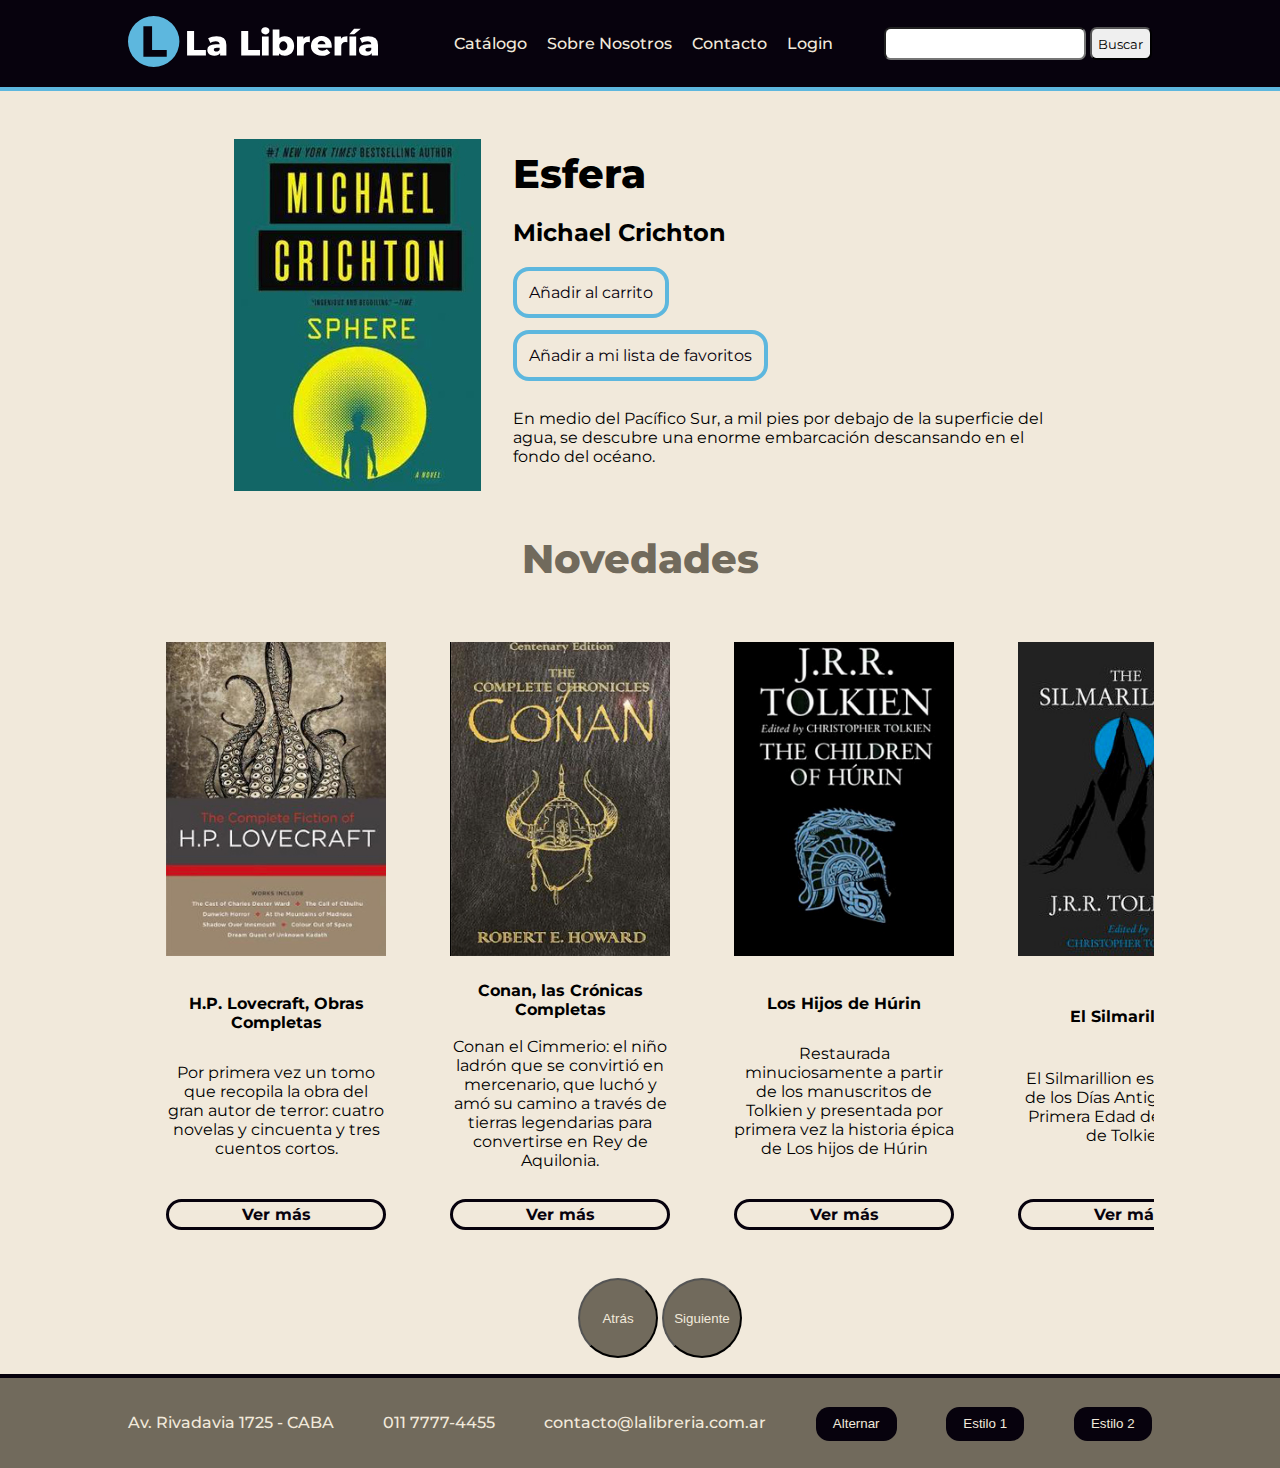
<file: libro6.html>
<!DOCTYPE html>
<html lang="es">
<head>
    <!-- Google Tag Manager -->
<script>(function(w,d,s,l,i){w[l]=w[l]||[];w[l].push({'gtm.start':
new Date().getTime(),event:'gtm.js'});var f=d.getElementsByTagName(s)[0],
j=d.createElement(s),dl=l!='dataLayer'?'&l='+l:'';j.async=true;j.src=
'https://www.googletagmanager.com/gtm.js?id='+i+dl;f.parentNode.insertBefore(j,f);
})(window,document,'script','dataLayer','GTM-NTG8TPB');</script>
<!-- End Google Tag Manager -->
    <meta charset="UTF-8">
    <meta http-equiv="X-UA-Compatible" content="IE=edge">
    <meta name="viewport" content="width=device-width, initial-scale=1.0">
    <title>Esfera | La Librería - Tienda Online</title>
    <link rel="stylesheet" href="css/flex_2.css">
</head>
    <body>
    <!-- Encabezado y Navegación -->
    <header id="header">
        <nav>
            <a href="index.html"><img src="img/logo.svg" alt="Bienvenidos a la Librería, Tienda Online"></a>
            <ul>
                <li><a href="#">Catálogo</a></li>
                <li><a href="#">Sobre Nosotros</a></li>
                <li><a id="menu_contacto" onclick="gtag('event', 'Click', {'event_category': 'Click Menu Contacto', 'event_label': 'Contacto'});" href="contacto.html">Contacto</a></li>
                <li><a href="#">Login</a></li>
            </ul>
            <form action="">
                <label>
                    <input type="text" name="palabraClave">
                </label>
                <input type="submit" name="buscar" value="Buscar">
            </form>
        </nav>
    </header>

    <section id="libro">
        <div class="izquierda">
            <img src="img/06.jpg" alt="Esfera - Michael Crichton">
        </div>
        <div class="derecha">
            <h1>Esfera</h1>
            <h2>Michael Crichton</h2>
            <a href="#">Añadir al carrito</a>
            <a href="#">Añadir a mi lista de favoritos</a>
            <p>En medio del Pacífico Sur, a mil pies por debajo de la superficie del agua, se descubre una enorme embarcación descansando en el fondo del océano.</p>
        </div>
    </section>

        <!-- Novedades -->
        <section id="novedades">
            <h1>Novedades</h1>
            <div id="contenedor" class="contenedor">
                <article>
                    <img src="img/01.jpg" alt="H.P. Lovecraft, Obras Completas">
                    <h2>H.P. Lovecraft, Obras Completas</h2>
                    <p>Por primera vez un tomo que recopila la obra del gran autor de terror: cuatro novelas y cincuenta y tres cuentos cortos.</p>
                    <a href="libro1.html">Ver más</a>
                </article>
                <article>
                    <img src="img/02.jpg" alt="Conan, las Crónicas Completas">
                    <h2>Conan, las Crónicas Completas</h2>
                    <p>Conan el Cimmerio: el niño ladrón que se convirtió en mercenario, que luchó y amó su camino a través de tierras legendarias para convertirse en Rey de Aquilonia.</p>
                    <a href="libro2.html">Ver más</a>
                </article>
                <article>
                    <img src="img/03.jpg" alt="Los Hijos de Húrin">
                    <h2>Los Hijos de Húrin</h2>
                    <p>Restaurada minuciosamente a partir de los manuscritos de Tolkien y presentada por primera vez  la historia épica de Los hijos de Húrin</p>
                    <a href="libro3.html">Ver más</a>
                </article>
                <article>
                    <img src="img/04.jpg" alt="El Silmarillion">
                    <h2>El Silmarillion</h2>
                    <p>El Silmarillion es un relato de los Días Antiguos, de la Primera Edad del mundo de Tolkien.</p>
                    <a href="libro4.html">Ver más</a>
                </article>
                <article>
                    <img src="img/05.jpg" alt="Duna">
                    <h2>Duna</h2>
                    <p>Una edición de lujo de tapa dura de la épica obra maestra de Frank Herbert: un triunfo de la imaginación y una de las novelas de ciencia ficción más vendidas de todos los tiempos.</p>
                    <a href="libro5.html">Ver más</a>
                </article>
                <article>
                    <img src="img/06.jpg" alt="Esfera">
                    <h2>Esfera</h2>
                    <p>En medio del Pacífico Sur, a mil pies por debajo de la superficie del agua, se descubre una enorme embarcación descansando en el fondo del océano.</p>
                    <a href="libro6.html">Ver más</a>
                </article>
                <article>
                    <img src="img/07.jpg" alt="Cuentos y Poemas Completos de Edgar Allan Poe">
                    <h2>Cuentos y Poemas Completos de Edgar Allan Poe</h2>
                    <p>A Edgar Allan Poe se le atribuye haber sido pionero en el cuento, haber perfeccionado la historia del horror psicológico y haber revolucionado la poética moderna. </p>
                    <a href="libro7.html">Ver más</a>
                </article>
                <article>
                    <img src="img/08.jpg" alt="Obras Completas de William Shakespeare">
                    <h2>Obras Completas de William Shakespeare</h2>
                    <p>Aldea. Romeo y Julieta. Henry V. Macbeth. Sueño de una noche de verano. Rey Lear. Los amantes de la literatura reconocerán de inmediato estas obras emblemáticas de William Shakespeare.</p>
                    <a href="libro8.html">Ver más</a>
                </article>
            </div>
            <!-- Controles del scroll -->
            <ul class="controles">
                <li><input id="anterior" type="submit" value="Atrás"></li>
                <li><input id="siguiente" type="submit" value="Siguiente"></li>
            </ul>
        </section>
    <!-- Footer -->
    <footer>
        <h1>Ubicación</h1>
        <iframe src="https://www.google.com/maps/embed?pb=!1m18!1m12!1m3!1d3283.8049548826625!2d-58.393169584770185!3d-34.60909328045804!2m3!1f0!2f0!3f0!3m2!1i1024!2i768!4f13.1!3m3!1m2!1s0x95bccac32291c5c5%3A0x622457900e987e8d!2sAv.%20Rivadavia%201725%2C%20C1089%20CABA!5e0!3m2!1ses-419!2sar!4v1629672369868!5m2!1ses-419!2sar" allowfullscreen="" loading="lazy"></iframe>
        <ul>
            <li>Av. Rivadavia 1725 - CABA</li>
            <li>011 7777-4455</li>
            <li>contacto@lalibreria.com.ar</li>
            <li><input type="submit" onclick="alternar()" value="Alternar"></li>
            <li><input type="submit" onclick="cambiar('css/flex_1.css')" value="Estilo 1"></li>
            <li><input type="submit" onclick="cambiar('css/flex_2.css')" value="Estilo 2"></li>
        </ul>
    </footer>





        <!-- Script para nuestras funciones de javascript -->
        <script>
            // Controles para el scroll de los libros
            var button = document.getElementById('siguiente');
            button.onclick = function () {
                var container = document.getElementById('contenedor');
                sideScroll(container,'right',25,100,10);
            };
        
            var back = document.getElementById('anterior');
            back.onclick = function () {
                var container = document.getElementById('contenedor');
                sideScroll(container,'left',25,100,10);
            };
        
            function sideScroll(element,direction,speed,distance,step){
                scrollAmount = 0;
                var slideTimer = setInterval(function(){
                    if(direction == 'left'){
                        element.scrollLeft -= step;
                    } else {
                        element.scrollLeft += step;
                    }
                    scrollAmount += step;
                    if(scrollAmount >= distance){
                        window.clearInterval(slideTimer);
                    }
                }, speed);
            }

        // Para cambiar la hoja de estilos con un solo botón
        function alternar() {
            /* Levanta un array con el contenido del elemento <link>
            y selecciona el elemento específico usando indexing. */
            var theme = document.getElementsByTagName('link')[0];
    
            /* Cambia el atributo href para cambiar la hoja de estilos*/
            if (theme.getAttribute('href') == 'css/flex_1.css') {
                 theme.setAttribute('href', 'css/flex_2.css');
            } else {
                theme.setAttribute('href', 'css/flex_1.css');
            }
        }

        // Para cambiar la hoja de estilos cuando tenemos más de una
        function cambiar(value) {
            /* Obtiene el nombre de la hoja de estilos y lo setea como 
            un parámetro usando el atributo href */
            var sheets = document
                .getElementsByTagName('link');

            sheets[0].href = value;
            }
        </script>
        <!-- Google Tag Manager (noscript) -->
<noscript><iframe src="https://www.googletagmanager.com/ns.html?id=GTM-NTG8TPB"
height="0" width="0" style="display:none;visibility:hidden"></iframe></noscript>
<!-- End Google Tag Manager (noscript) -->
</body>
</html>
</file>
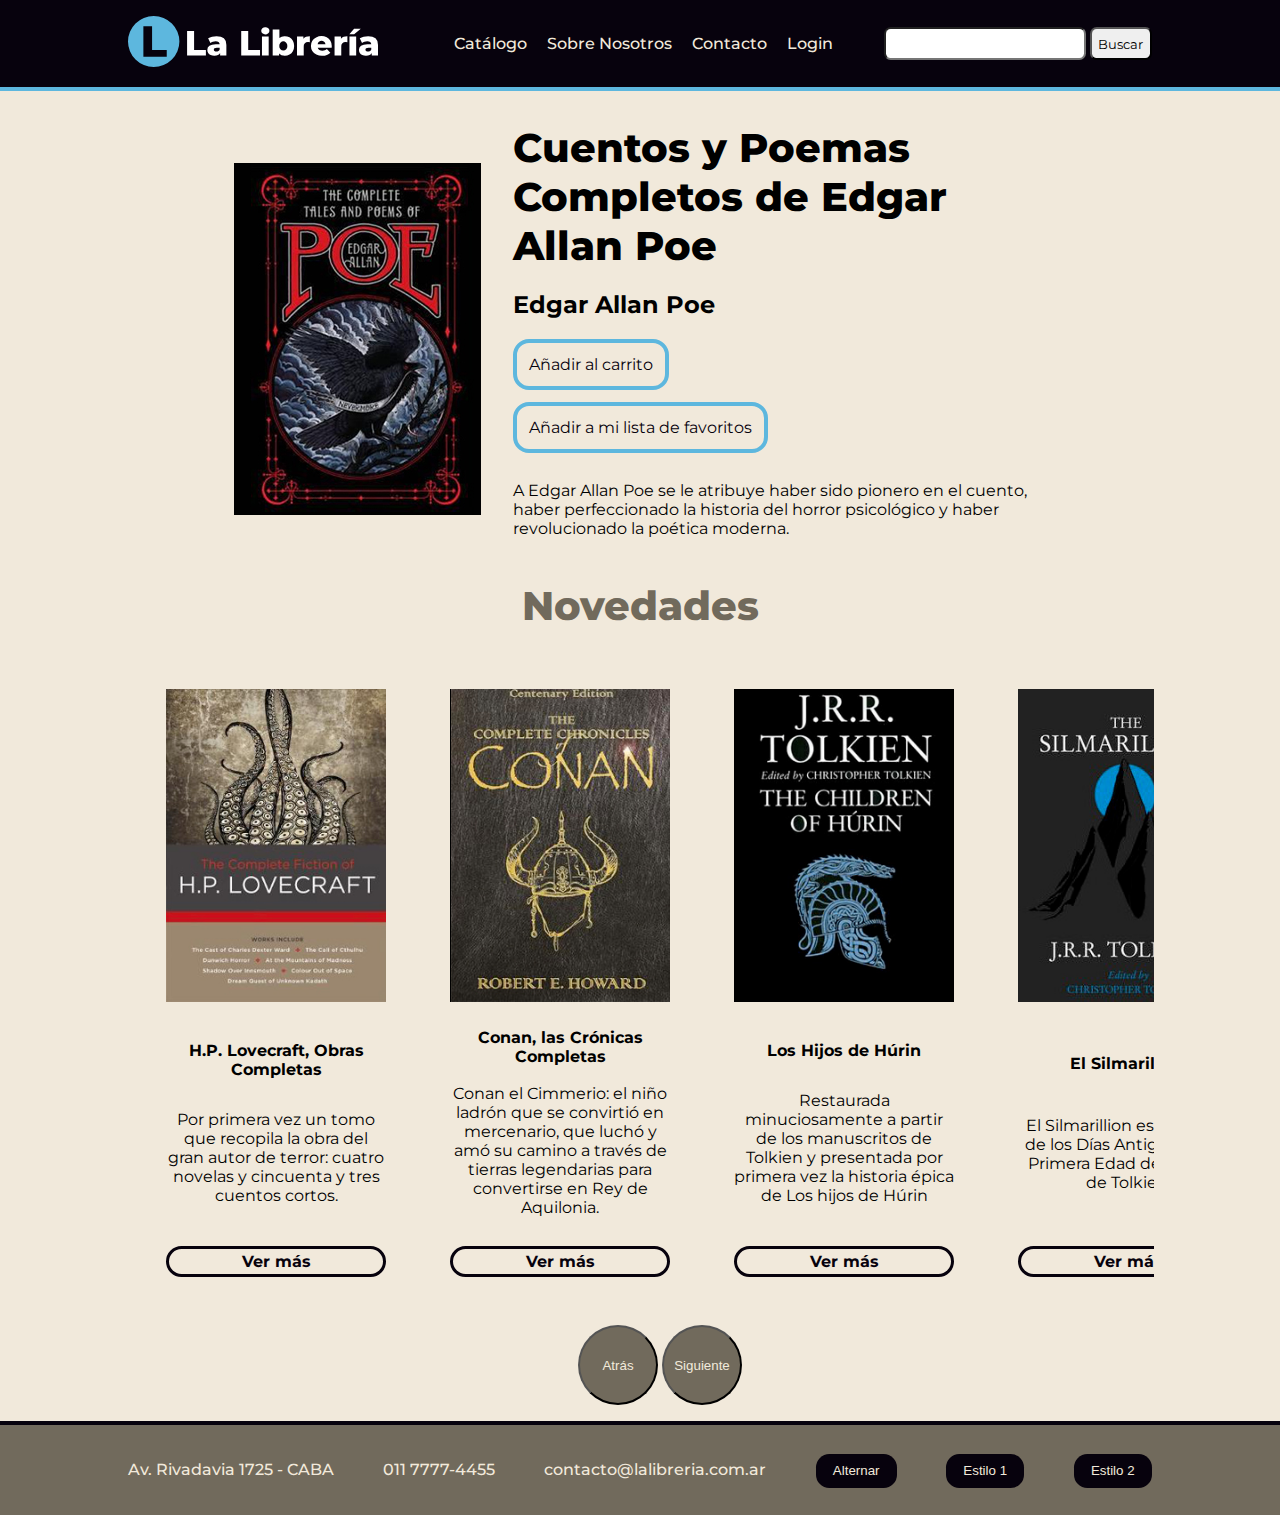
<file: libro7.html>
<!DOCTYPE html>
<html lang="es">
<head>
    <!-- Google Tag Manager -->
<script>(function(w,d,s,l,i){w[l]=w[l]||[];w[l].push({'gtm.start':
new Date().getTime(),event:'gtm.js'});var f=d.getElementsByTagName(s)[0],
j=d.createElement(s),dl=l!='dataLayer'?'&l='+l:'';j.async=true;j.src=
'https://www.googletagmanager.com/gtm.js?id='+i+dl;f.parentNode.insertBefore(j,f);
})(window,document,'script','dataLayer','GTM-NTG8TPB');</script>
<!-- End Google Tag Manager -->
    <meta charset="UTF-8">
    <meta http-equiv="X-UA-Compatible" content="IE=edge">
    <meta name="viewport" content="width=device-width, initial-scale=1.0">
    <title>Cuentos y Poemas Completos de Edgar Allan Poe | La Librería - Tienda Online</title>
    <link rel="stylesheet" href="css/flex_2.css">
</head>
    <body>
    <!-- Encabezado y Navegación -->
    <header id="header">
        <nav>
            <a href="index.html"><img src="img/logo.svg" alt="Bienvenidos a la Librería, Tienda Online"></a>
            <ul>
                <li><a href="#">Catálogo</a></li>
                <li><a href="#">Sobre Nosotros</a></li>
                <li><a id="menu_contacto" onclick="gtag('event', 'Click', {'event_category': 'Click Menu Contacto', 'event_label': 'Contacto'});" href="contacto.html">Contacto</a></li>
                <li><a href="#">Login</a></li>
            </ul>
            <form action="">
                <label>
                    <input type="text" name="palabraClave">
                </label>
                <input type="submit" name="buscar" value="Buscar">
            </form>
        </nav>
    </header>

    <section id="libro">
        <div class="izquierda">
            <img src="img/07.jpg" alt="Cuentos y Poemas Completos de Edgar Allan Poe">
        </div>
        <div class="derecha">
            <h1>Cuentos y Poemas Completos de Edgar Allan Poe</h1>
            <h2>Edgar Allan Poe</h2>
            <a href="#">Añadir al carrito</a>
            <a href="#">Añadir a mi lista de favoritos</a>
            <p>A Edgar Allan Poe se le atribuye haber sido pionero en el cuento, haber perfeccionado la historia del horror psicológico y haber revolucionado la poética moderna.</p>
        </div>
    </section>

        <!-- Novedades -->
        <section id="novedades">
            <h1>Novedades</h1>
            <div id="contenedor" class="contenedor">
                <article>
                    <img src="img/01.jpg" alt="H.P. Lovecraft, Obras Completas">
                    <h2>H.P. Lovecraft, Obras Completas</h2>
                    <p>Por primera vez un tomo que recopila la obra del gran autor de terror: cuatro novelas y cincuenta y tres cuentos cortos.</p>
                    <a href="libro1.html">Ver más</a>
                </article>
                <article>
                    <img src="img/02.jpg" alt="Conan, las Crónicas Completas">
                    <h2>Conan, las Crónicas Completas</h2>
                    <p>Conan el Cimmerio: el niño ladrón que se convirtió en mercenario, que luchó y amó su camino a través de tierras legendarias para convertirse en Rey de Aquilonia.</p>
                    <a href="libro2.html">Ver más</a>
                </article>
                <article>
                    <img src="img/03.jpg" alt="Los Hijos de Húrin">
                    <h2>Los Hijos de Húrin</h2>
                    <p>Restaurada minuciosamente a partir de los manuscritos de Tolkien y presentada por primera vez  la historia épica de Los hijos de Húrin</p>
                    <a href="libro3.html">Ver más</a>
                </article>
                <article>
                    <img src="img/04.jpg" alt="El Silmarillion">
                    <h2>El Silmarillion</h2>
                    <p>El Silmarillion es un relato de los Días Antiguos, de la Primera Edad del mundo de Tolkien.</p>
                    <a href="libro4.html">Ver más</a>
                </article>
                <article>
                    <img src="img/05.jpg" alt="Duna">
                    <h2>Duna</h2>
                    <p>Una edición de lujo de tapa dura de la épica obra maestra de Frank Herbert: un triunfo de la imaginación y una de las novelas de ciencia ficción más vendidas de todos los tiempos.</p>
                    <a href="libro5.html">Ver más</a>
                </article>
                <article>
                    <img src="img/06.jpg" alt="Esfera">
                    <h2>Esfera</h2>
                    <p>En medio del Pacífico Sur, a mil pies por debajo de la superficie del agua, se descubre una enorme embarcación descansando en el fondo del océano.</p>
                    <a href="libro6.html">Ver más</a>
                </article>
                <article>
                    <img src="img/07.jpg" alt="Cuentos y Poemas Completos de Edgar Allan Poe">
                    <h2>Cuentos y Poemas Completos de Edgar Allan Poe</h2>
                    <p>A Edgar Allan Poe se le atribuye haber sido pionero en el cuento, haber perfeccionado la historia del horror psicológico y haber revolucionado la poética moderna. </p>
                    <a href="libro7.html">Ver más</a>
                </article>
                <article>
                    <img src="img/08.jpg" alt="Obras Completas de William Shakespeare">
                    <h2>Obras Completas de William Shakespeare</h2>
                    <p>Aldea. Romeo y Julieta. Henry V. Macbeth. Sueño de una noche de verano. Rey Lear. Los amantes de la literatura reconocerán de inmediato estas obras emblemáticas de William Shakespeare.</p>
                    <a href="libro8.html">Ver más</a>
                </article>
            </div>
            <!-- Controles del scroll -->
            <ul class="controles">
                <li><input id="anterior" type="submit" value="Atrás"></li>
                <li><input id="siguiente" type="submit" value="Siguiente"></li>
            </ul>
        </section>
    <!-- Footer -->
    <footer>
        <h1>Ubicación</h1>
        <iframe src="https://www.google.com/maps/embed?pb=!1m18!1m12!1m3!1d3283.8049548826625!2d-58.393169584770185!3d-34.60909328045804!2m3!1f0!2f0!3f0!3m2!1i1024!2i768!4f13.1!3m3!1m2!1s0x95bccac32291c5c5%3A0x622457900e987e8d!2sAv.%20Rivadavia%201725%2C%20C1089%20CABA!5e0!3m2!1ses-419!2sar!4v1629672369868!5m2!1ses-419!2sar" allowfullscreen="" loading="lazy"></iframe>
        <ul>
            <li>Av. Rivadavia 1725 - CABA</li>
            <li>011 7777-4455</li>
            <li>contacto@lalibreria.com.ar</li>
            <li><input type="submit" onclick="alternar()" value="Alternar"></li>
            <li><input type="submit" onclick="cambiar('css/flex_1.css')" value="Estilo 1"></li>
            <li><input type="submit" onclick="cambiar('css/flex_2.css')" value="Estilo 2"></li>
        </ul>
    </footer>





        <!-- Script para nuestras funciones de javascript -->
        <script>
            // Controles para el scroll de los libros
            var button = document.getElementById('siguiente');
            button.onclick = function () {
                var container = document.getElementById('contenedor');
                sideScroll(container,'right',25,100,10);
            };
        
            var back = document.getElementById('anterior');
            back.onclick = function () {
                var container = document.getElementById('contenedor');
                sideScroll(container,'left',25,100,10);
            };
        
            function sideScroll(element,direction,speed,distance,step){
                scrollAmount = 0;
                var slideTimer = setInterval(function(){
                    if(direction == 'left'){
                        element.scrollLeft -= step;
                    } else {
                        element.scrollLeft += step;
                    }
                    scrollAmount += step;
                    if(scrollAmount >= distance){
                        window.clearInterval(slideTimer);
                    }
                }, speed);
            }

        // Para cambiar la hoja de estilos con un solo botón
        function alternar() {
            /* Levanta un array con el contenido del elemento <link>
            y selecciona el elemento específico usando indexing. */
            var theme = document.getElementsByTagName('link')[0];
    
            /* Cambia el atributo href para cambiar la hoja de estilos*/
            if (theme.getAttribute('href') == 'css/flex_1.css') {
                 theme.setAttribute('href', 'css/flex_2.css');
            } else {
                theme.setAttribute('href', 'css/flex_1.css');
            }
        }

        // Para cambiar la hoja de estilos cuando tenemos más de una
        function cambiar(value) {
            /* Obtiene el nombre de la hoja de estilos y lo setea como 
            un parámetro usando el atributo href */
            var sheets = document
                .getElementsByTagName('link');

            sheets[0].href = value;
            }
        </script>
        <!-- Google Tag Manager (noscript) -->
<noscript><iframe src="https://www.googletagmanager.com/ns.html?id=GTM-NTG8TPB"
height="0" width="0" style="display:none;visibility:hidden"></iframe></noscript>
<!-- End Google Tag Manager (noscript) -->
</body>
</html>
</file>
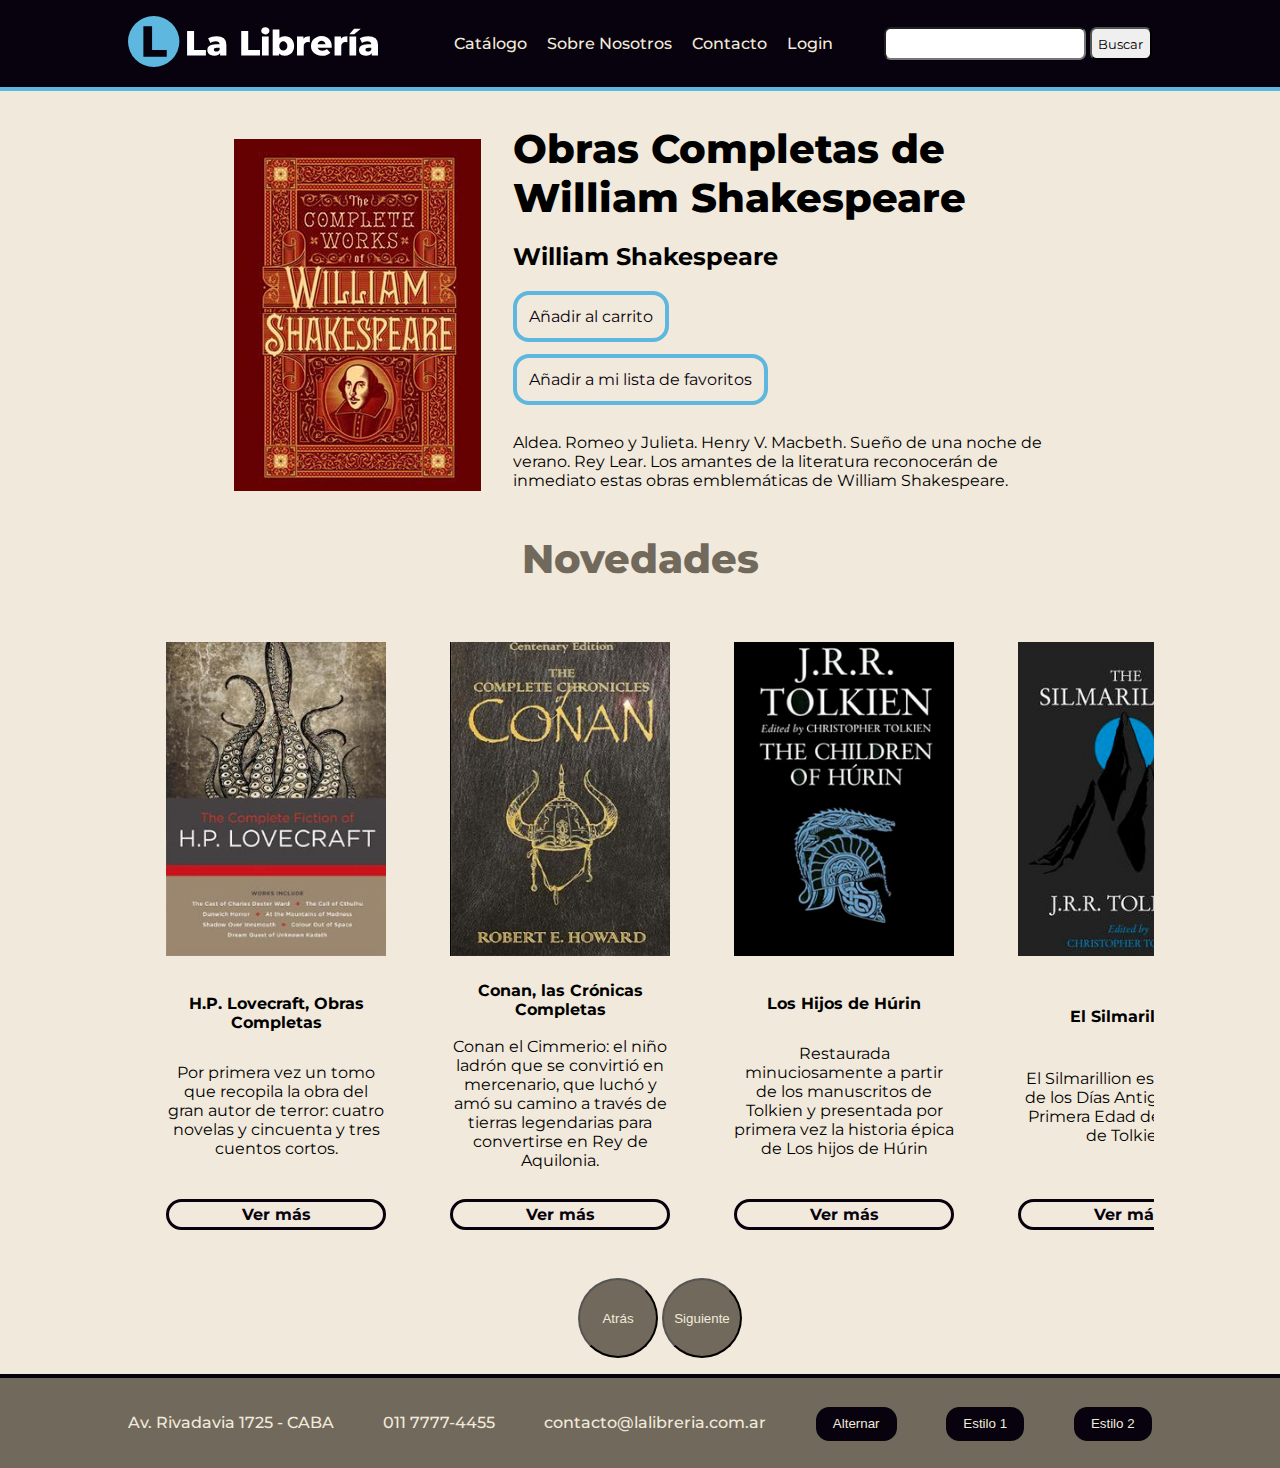
<file: libro8.html>
<!DOCTYPE html>
<html lang="es">
<head>
    <!-- Google Tag Manager -->
<script>(function(w,d,s,l,i){w[l]=w[l]||[];w[l].push({'gtm.start':
new Date().getTime(),event:'gtm.js'});var f=d.getElementsByTagName(s)[0],
j=d.createElement(s),dl=l!='dataLayer'?'&l='+l:'';j.async=true;j.src=
'https://www.googletagmanager.com/gtm.js?id='+i+dl;f.parentNode.insertBefore(j,f);
})(window,document,'script','dataLayer','GTM-NTG8TPB');</script>
<!-- End Google Tag Manager -->
    <meta charset="UTF-8">
    <meta http-equiv="X-UA-Compatible" content="IE=edge">
    <meta name="viewport" content="width=device-width, initial-scale=1.0">
    <title>Obras Completas de William Shakespeare</title>
    <link rel="stylesheet" href="css/flex_2.css">
</head>
    <body>
    <!-- Encabezado y Navegación -->
    <header id="header">
        <nav>
            <a href="index.html"><img src="img/logo.svg" alt="Bienvenidos a la Librería, Tienda Online"></a>
            <ul>
                <li><a href="#">Catálogo</a></li>
                <li><a href="#">Sobre Nosotros</a></li>
                <li><a id="menu_contacto" onclick="gtag('event', 'Click', {'event_category': 'Click Menu Contacto', 'event_label': 'Contacto'});" href="contacto.html">Contacto</a></li>
                <li><a href="#">Login</a></li>
            </ul>
            <form action="">
                <label>
                    <input type="text" name="palabraClave">
                </label>
                <input type="submit" name="buscar" value="Buscar">
            </form>
        </nav>
    </header>

    <section id="libro">
        <div class="izquierda">
            <img src="img/08.jpg" alt="Obras Completas de William Shakespeare">
        </div>
        <div class="derecha">
            <h1>Obras Completas de William Shakespeare</h1>
            <h2>William Shakespeare</h2>
            <a href="#">Añadir al carrito</a>
            <a href="#">Añadir a mi lista de favoritos</a>
            <p>Aldea. Romeo y Julieta. Henry V. Macbeth. Sueño de una noche de verano. Rey Lear. Los amantes de la literatura reconocerán de inmediato estas obras emblemáticas de William Shakespeare.</p>
        </div>
    </section>

        <!-- Novedades -->
        <section id="novedades">
            <h1>Novedades</h1>
            <div id="contenedor" class="contenedor">
                <article>
                    <img src="img/01.jpg" alt="H.P. Lovecraft, Obras Completas">
                    <h2>H.P. Lovecraft, Obras Completas</h2>
                    <p>Por primera vez un tomo que recopila la obra del gran autor de terror: cuatro novelas y cincuenta y tres cuentos cortos.</p>
                    <a href="libro1.html">Ver más</a>
                </article>
                <article>
                    <img src="img/02.jpg" alt="Conan, las Crónicas Completas">
                    <h2>Conan, las Crónicas Completas</h2>
                    <p>Conan el Cimmerio: el niño ladrón que se convirtió en mercenario, que luchó y amó su camino a través de tierras legendarias para convertirse en Rey de Aquilonia.</p>
                    <a href="libro2.html">Ver más</a>
                </article>
                <article>
                    <img src="img/03.jpg" alt="Los Hijos de Húrin">
                    <h2>Los Hijos de Húrin</h2>
                    <p>Restaurada minuciosamente a partir de los manuscritos de Tolkien y presentada por primera vez  la historia épica de Los hijos de Húrin</p>
                    <a href="libro3.html">Ver más</a>
                </article>
                <article>
                    <img src="img/04.jpg" alt="El Silmarillion">
                    <h2>El Silmarillion</h2>
                    <p>El Silmarillion es un relato de los Días Antiguos, de la Primera Edad del mundo de Tolkien.</p>
                    <a href="libro4.html">Ver más</a>
                </article>
                <article>
                    <img src="img/05.jpg" alt="Duna">
                    <h2>Duna</h2>
                    <p>Una edición de lujo de tapa dura de la épica obra maestra de Frank Herbert: un triunfo de la imaginación y una de las novelas de ciencia ficción más vendidas de todos los tiempos.</p>
                    <a href="libro5.html">Ver más</a>
                </article>
                <article>
                    <img src="img/06.jpg" alt="Esfera">
                    <h2>Esfera</h2>
                    <p>En medio del Pacífico Sur, a mil pies por debajo de la superficie del agua, se descubre una enorme embarcación descansando en el fondo del océano.</p>
                    <a href="libro6.html">Ver más</a>
                </article>
                <article>
                    <img src="img/07.jpg" alt="Cuentos y Poemas Completos de Edgar Allan Poe">
                    <h2>Cuentos y Poemas Completos de Edgar Allan Poe</h2>
                    <p>A Edgar Allan Poe se le atribuye haber sido pionero en el cuento, haber perfeccionado la historia del horror psicológico y haber revolucionado la poética moderna. </p>
                    <a href="libro7.html">Ver más</a>
                </article>
                <article>
                    <img src="img/08.jpg" alt="Obras Completas de William Shakespeare">
                    <h2>Obras Completas de William Shakespeare</h2>
                    <p>Aldea. Romeo y Julieta. Henry V. Macbeth. Sueño de una noche de verano. Rey Lear. Los amantes de la literatura reconocerán de inmediato estas obras emblemáticas de William Shakespeare.</p>
                    <a href="libro8.html">Ver más</a>
                </article>
            </div>
            <!-- Controles del scroll -->
            <ul class="controles">
                <li><input id="anterior" type="submit" value="Atrás"></li>
                <li><input id="siguiente" type="submit" value="Siguiente"></li>
            </ul>
        </section>
    <!-- Footer -->
    <footer>
        <h1>Ubicación</h1>
        <iframe src="https://www.google.com/maps/embed?pb=!1m18!1m12!1m3!1d3283.8049548826625!2d-58.393169584770185!3d-34.60909328045804!2m3!1f0!2f0!3f0!3m2!1i1024!2i768!4f13.1!3m3!1m2!1s0x95bccac32291c5c5%3A0x622457900e987e8d!2sAv.%20Rivadavia%201725%2C%20C1089%20CABA!5e0!3m2!1ses-419!2sar!4v1629672369868!5m2!1ses-419!2sar" allowfullscreen="" loading="lazy"></iframe>
        <ul>
            <li>Av. Rivadavia 1725 - CABA</li>
            <li>011 7777-4455</li>
            <li>contacto@lalibreria.com.ar</li>
            <li><input type="submit" onclick="alternar()" value="Alternar"></li>
            <li><input type="submit" onclick="cambiar('css/flex_1.css')" value="Estilo 1"></li>
            <li><input type="submit" onclick="cambiar('css/flex_2.css')" value="Estilo 2"></li>
        </ul>
    </footer>





        <!-- Script para nuestras funciones de javascript -->
        <script>
            // Controles para el scroll de los libros
            var button = document.getElementById('siguiente');
            button.onclick = function () {
                var container = document.getElementById('contenedor');
                sideScroll(container,'right',25,100,10);
            };
        
            var back = document.getElementById('anterior');
            back.onclick = function () {
                var container = document.getElementById('contenedor');
                sideScroll(container,'left',25,100,10);
            };
        
            function sideScroll(element,direction,speed,distance,step){
                scrollAmount = 0;
                var slideTimer = setInterval(function(){
                    if(direction == 'left'){
                        element.scrollLeft -= step;
                    } else {
                        element.scrollLeft += step;
                    }
                    scrollAmount += step;
                    if(scrollAmount >= distance){
                        window.clearInterval(slideTimer);
                    }
                }, speed);
            }

        // Para cambiar la hoja de estilos con un solo botón
        function alternar() {
            /* Levanta un array con el contenido del elemento <link>
            y selecciona el elemento específico usando indexing. */
            var theme = document.getElementsByTagName('link')[0];
    
            /* Cambia el atributo href para cambiar la hoja de estilos*/
            if (theme.getAttribute('href') == 'css/flex_1.css') {
                 theme.setAttribute('href', 'css/flex_2.css');
            } else {
                theme.setAttribute('href', 'css/flex_1.css');
            }
        }

        // Para cambiar la hoja de estilos cuando tenemos más de una
        function cambiar(value) {
            /* Obtiene el nombre de la hoja de estilos y lo setea como 
            un parámetro usando el atributo href */
            var sheets = document
                .getElementsByTagName('link');

            sheets[0].href = value;
            }
        </script>
        <!-- Google Tag Manager (noscript) -->
<noscript><iframe src="https://www.googletagmanager.com/ns.html?id=GTM-NTG8TPB"
height="0" width="0" style="display:none;visibility:hidden"></iframe></noscript>
<!-- End Google Tag Manager (noscript) -->
</body>
</html>
</file>
<file: css/flex_2.css>
/* Home con flex */

/* Tipografía */
@import url('https://fonts.googleapis.com/css2?family=Montserrat:ital,wght@0,400;0,500;0,600;0,700;0,800;1,400;1,500;1,600;1,700;1,800&display=swap');

/* Mi lista de colores */
#mis_colores {
    color: #07020d;
    color: #5db7de;
    color: #f1e9db;
    color: #a39b8b;
    color: #716a5c;
}

/* Estilos globales */
body {
    background-color: #f1e9db;
    margin: 0;
    font-family: 'Montserrat', sans-serif;
}

a {
    text-decoration: none;
}

h1 {
    font-weight: 800;
    font-size: 2.5em;
}

img {
    max-width: 100%;
}

section {
    display: flex;
    justify-content: center;
    align-items: center;
    max-width: 1390px;
    margin: 0 auto;
}

ul {
    list-style: none;
}

ul li {
    display: inline-block;
}

/* Header y barra de navegación */
#header {
    background-color: #07020d;
    border-bottom: 0.3em solid  #5db7de;
}

#header nav {
    display: flex;
    justify-content: space-between;
    align-items: center;
    max-width: 80vw;
    margin: 0 auto;
}

    /* Escondo la sección */
    #presentacion {
        display: none;
    }

/* nav */
#header nav img {
    max-width: 250px;
    margin: 1em 0;
}

#hader nav ul {
    list-style: none;
    padding: 0;
}

#header nav ul li {
    display: inline-block;
    margin: 0 1em 0 0;
}

/* Links */
nav a:link {
    font-weight: 500;
    color: #f1e9db;
}

nav a:visited {
    font-weight: 500;
    color: #f1e9db;
}

nav a:hover {
    font-weight: 500;
    color: #5db7de;
}

nav a:active {
    font-weight: 500;
    color: #07020d;
}

/* Buscardor */
nav input {
    font-family: 'Montserrat', sans-serif;
    padding: 0.5em;
    border-radius: 0.5em;
    outline: none;
}

nav input:focus {
    border: 0.2em solid #5db7de;
}

/* Bienvenida */
#bienvenida {
    flex-direction: column;
    align-items: center;
}

#bienvenida img {
    max-width: 80vw;
}

#bienvenida h1 {
    color: #716a5c;
}

/* Libros y Novedades */
#novedades {
    flex-direction: column;
    max-width: 80vw;
}

#novedades h1 {
    color: #716a5c;
}

#novedades h2 {
    font-size: 1em;
}

#novedades article {
    display: flex;
    flex-direction: column;
    justify-content: space-between;

    min-width: 220px;
    margin: 2em;
    text-align: center;
}

#novedades p {
    margin-top: -0.5em;
}

.contenedor {
    display: flex;
    justify-content: flex-start;
    overflow: hidden;
    max-width: 79vw;
    padding: 0 0.5em;
}

.controles ul {
    padding: 0;
}

.controles li{
    display: inline-block;
}

#siguiente, #anterior {
    min-height: 6em;
    min-width: 6em;
    border-radius: 3em;
    background-color:#716a5c;
    color: #f1e9db;
}

#siguiente:hover, #anterior:hover {
    background-color:#5db7de;
    color:#07020d;
    font-weight: 800;
}

/* Links */
#novedades a:link {
    font-weight: 700;
    color: #07020d;
    border: 0.2em solid #07020d;
    border-radius: 1em;
    padding: 0.2em 0.5em;
}

#novedades a:visited {
    color: #07020d;
}

#novedades a:hover {
    background-color: #5db7de;
}

#novedades a:active {
    color: #07020d;
}

/* Footer */
    footer iframe, footer h1 {
        display: none;
    }

footer {
    display: flex;
    align-items: center;
    margin: 0 auto;

    background-color: #716a5c;
    border-top: 0.3em solid  #07020d;
    
    color: #f1e9db;
    font-weight: 500;
    text-align: center;
    min-height: 90px;
    line-height: min(90px);
    overflow: hidden; /* Arregla el problema del margen inferior */
}

footer ul {
    display: flex;
    justify-content: space-between;
    align-items: center;
    width: 80vw;
    margin: 0 auto;
    padding: 0;
}

footer input {
    background-color:#07020d;
    color: #f1e9db;
    font-weight: 400;
    border-radius: 1em;
    padding: 0.7em 1.3em;
    border: none;
}

footer input:hover {
    background-color: #5db7de;
    color: #07020d;
}


/* Formulario de Contacto */
#contacto {
    min-height: 81vh;
    display: flex;
}

#contacto form {
    width:220px;
    margin: 0 auto;
}

#contacto input {
    font-family: 'Montserrat', sans-serif;
    padding: 10px;
    margin:0px 0px 10px 0px;
    border: 2px solid #716a5c;
    border-radius: 7px;
    width:200px;
}

#contacto textarea {
    font-family: 'Montserrat', sans-serif;
    border: 2px solid #716a5c;
    border-radius: 7px;
    padding:5px;
    width: 210px;
    height: 100px;
}

#contacto input:focus, textarea:focus {
    outline: none;
    border: 2px solid #5db7de;
    border-radius: 7px;
}

#contacto select {
    font-family: 'Montserrat', sans-serif;
    padding:10px;
}

#contacto .submit {
    width:224px;
    background-color:#5db7de;
    border-radius: 100px;
}

#contacto .checkbox, .radio {
    margin:5px;
    padding:0;
    width: auto;
}

/* Libros */
#libro {
    margin-top: 2em;
    justify-content: center;
}

.izquierda {
    display: flex;
    justify-content: flex-end;
}

.izquierda img {
    min-width: 247px;
    margin: 1em;
}

.derecha {
    display: flex;
    flex-direction: column;
    justify-content: space-between;
    align-items: flex-start;
    margin-left: 1em;
    max-width: 550px;
}

.derecha h1 {
    margin: 0;
}

.derecha a:link {
    display: block;
    padding: 0.75em;
    border: 0.25em solid #5db7de;
    border-radius: 1em;
    margin-bottom: 0.75em;
    color: #07020d;
}

.derecha a:visited {
    color: #07020d;
    border: 0.25em solid #5db7de;
}

.derecha a:hover {
    color: #f1e9db;
    border: 0.25em solid #5db7de;
    background-color: #5db7de;
}

.derecha a:active {
    border: 0.25em solid #5db7de;
}
</file>
